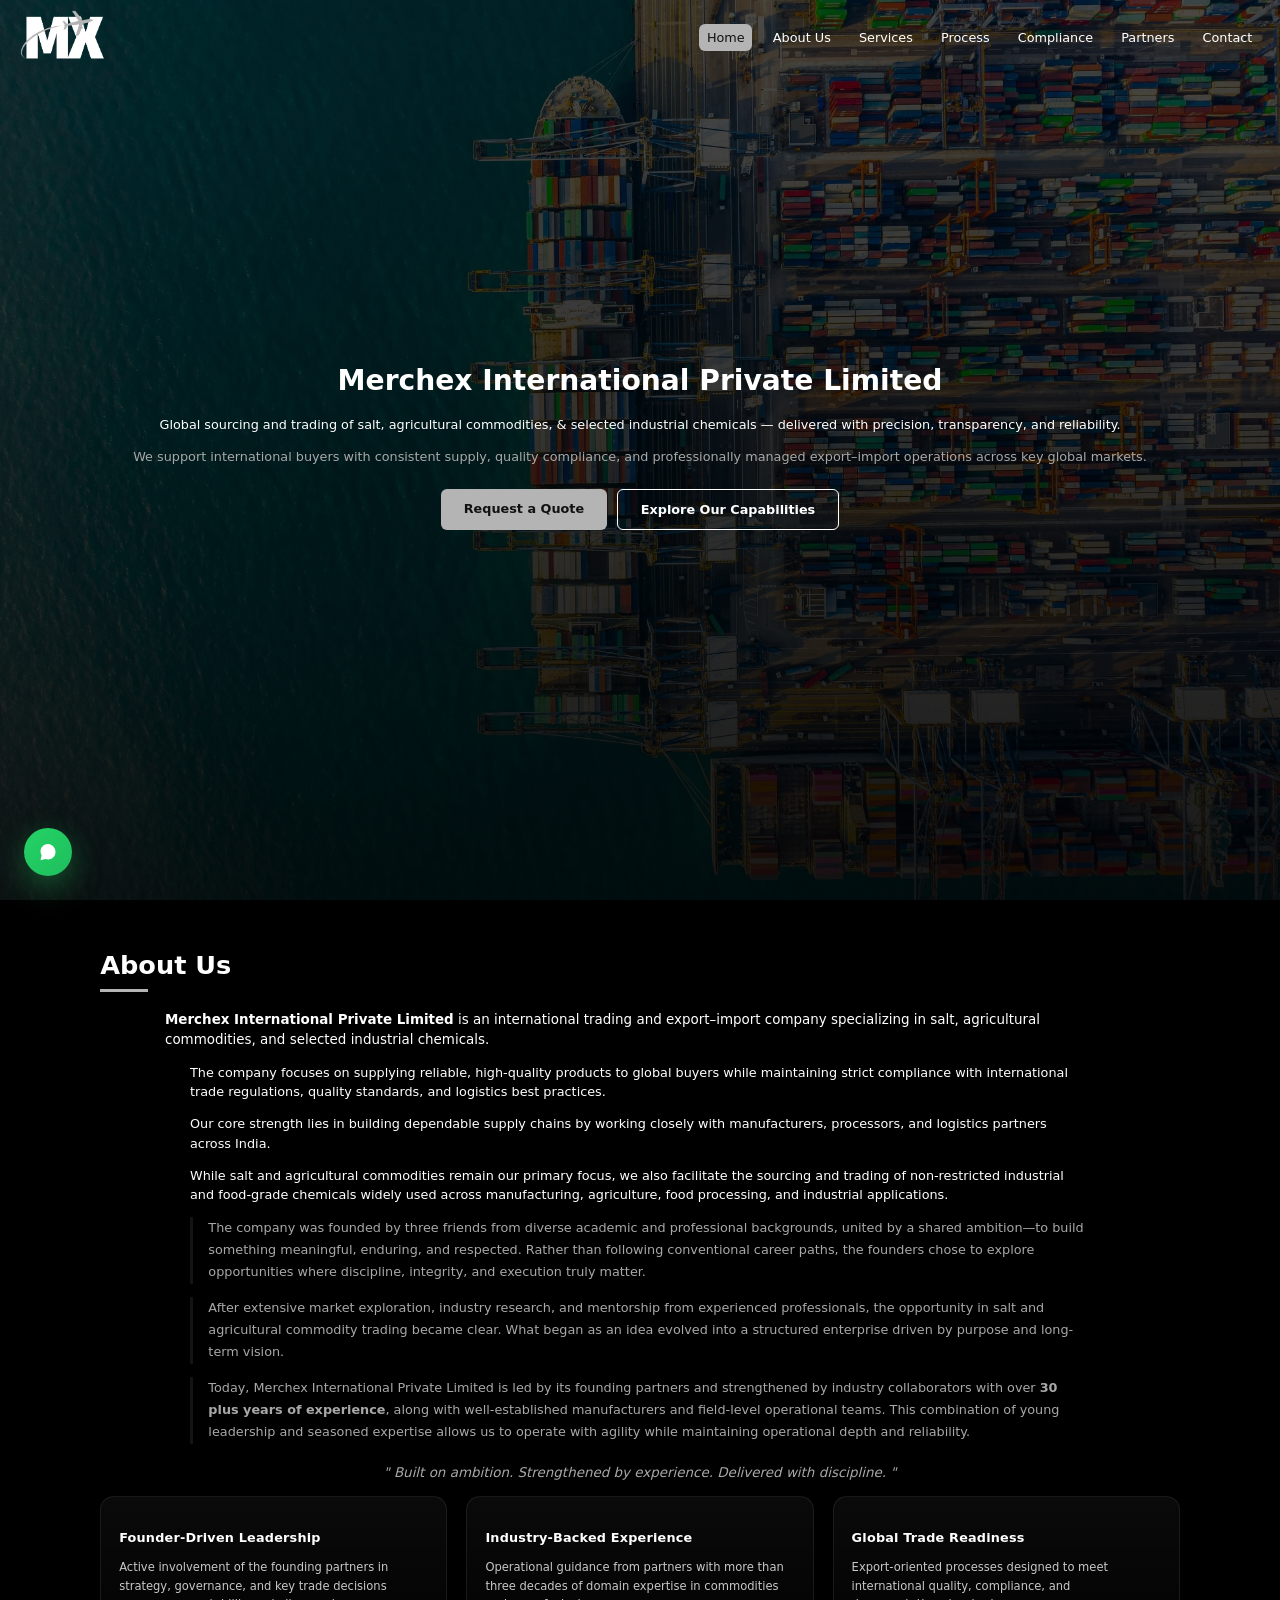
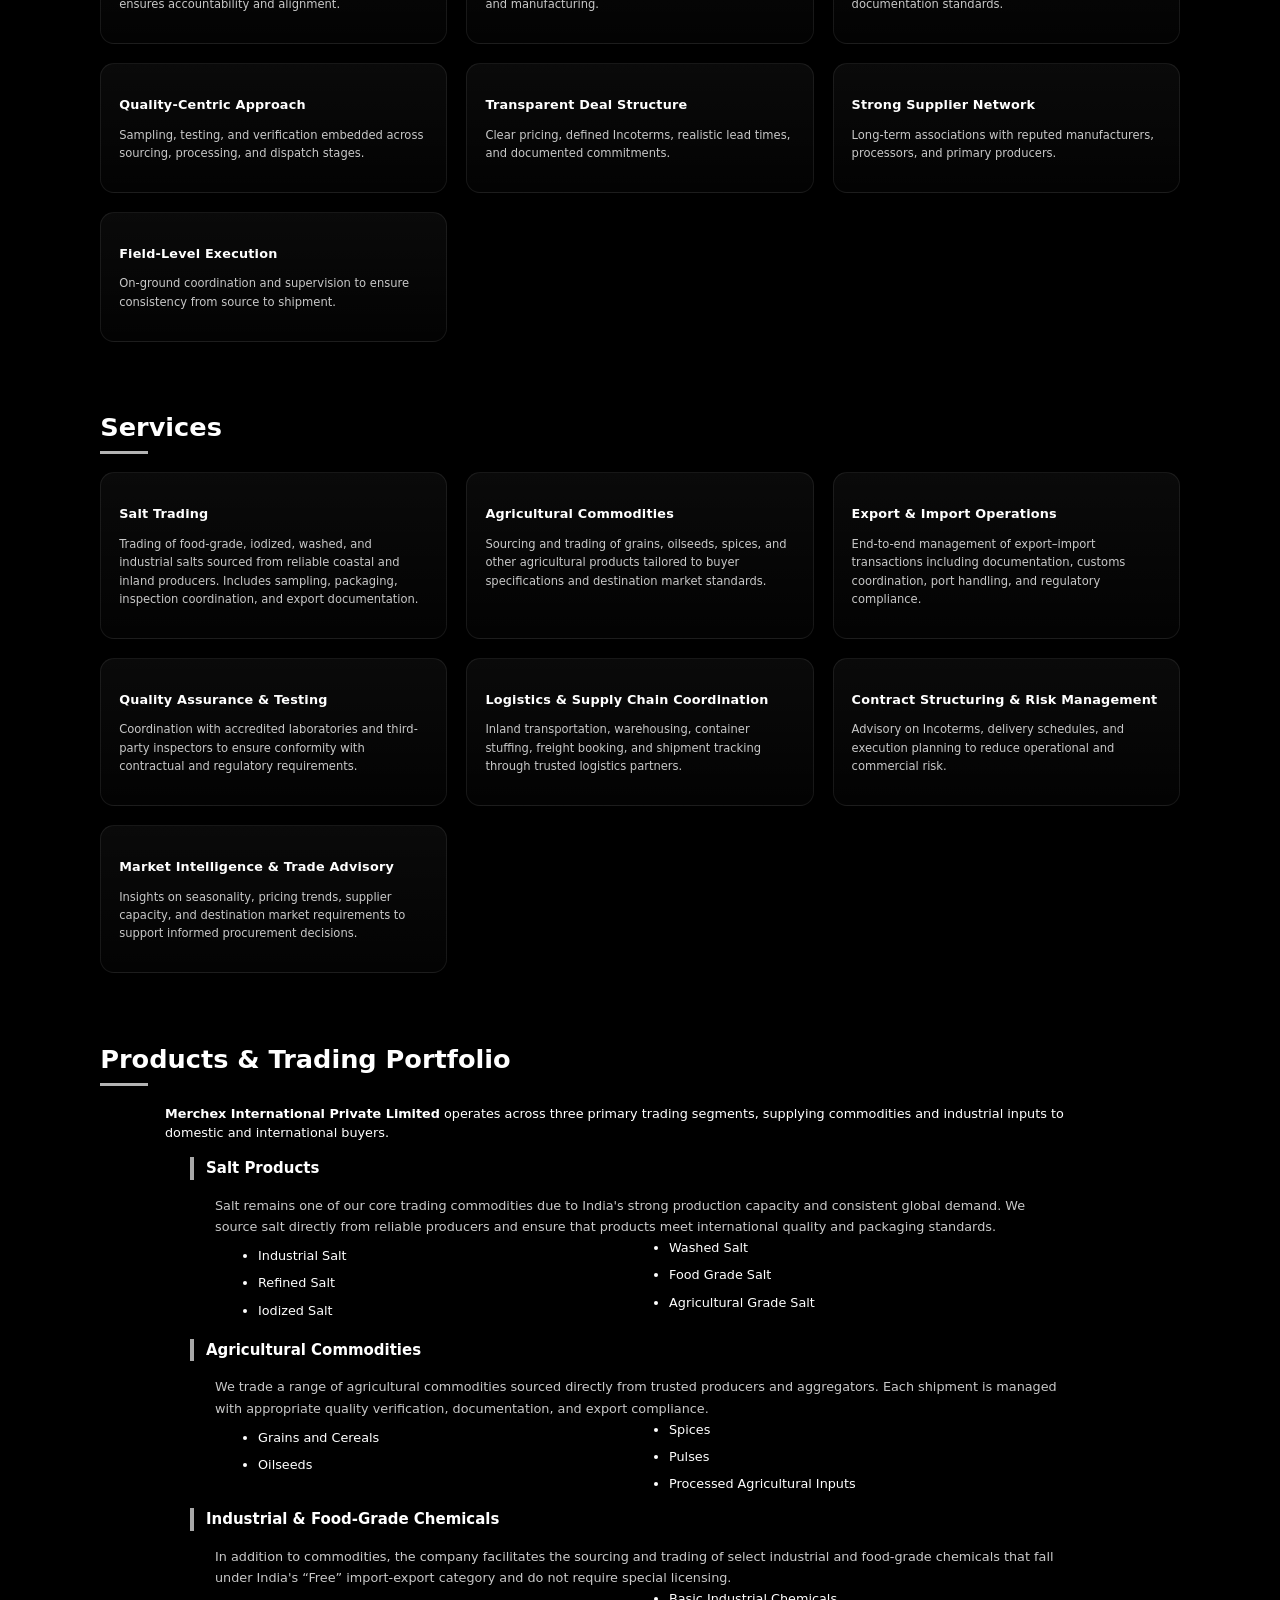
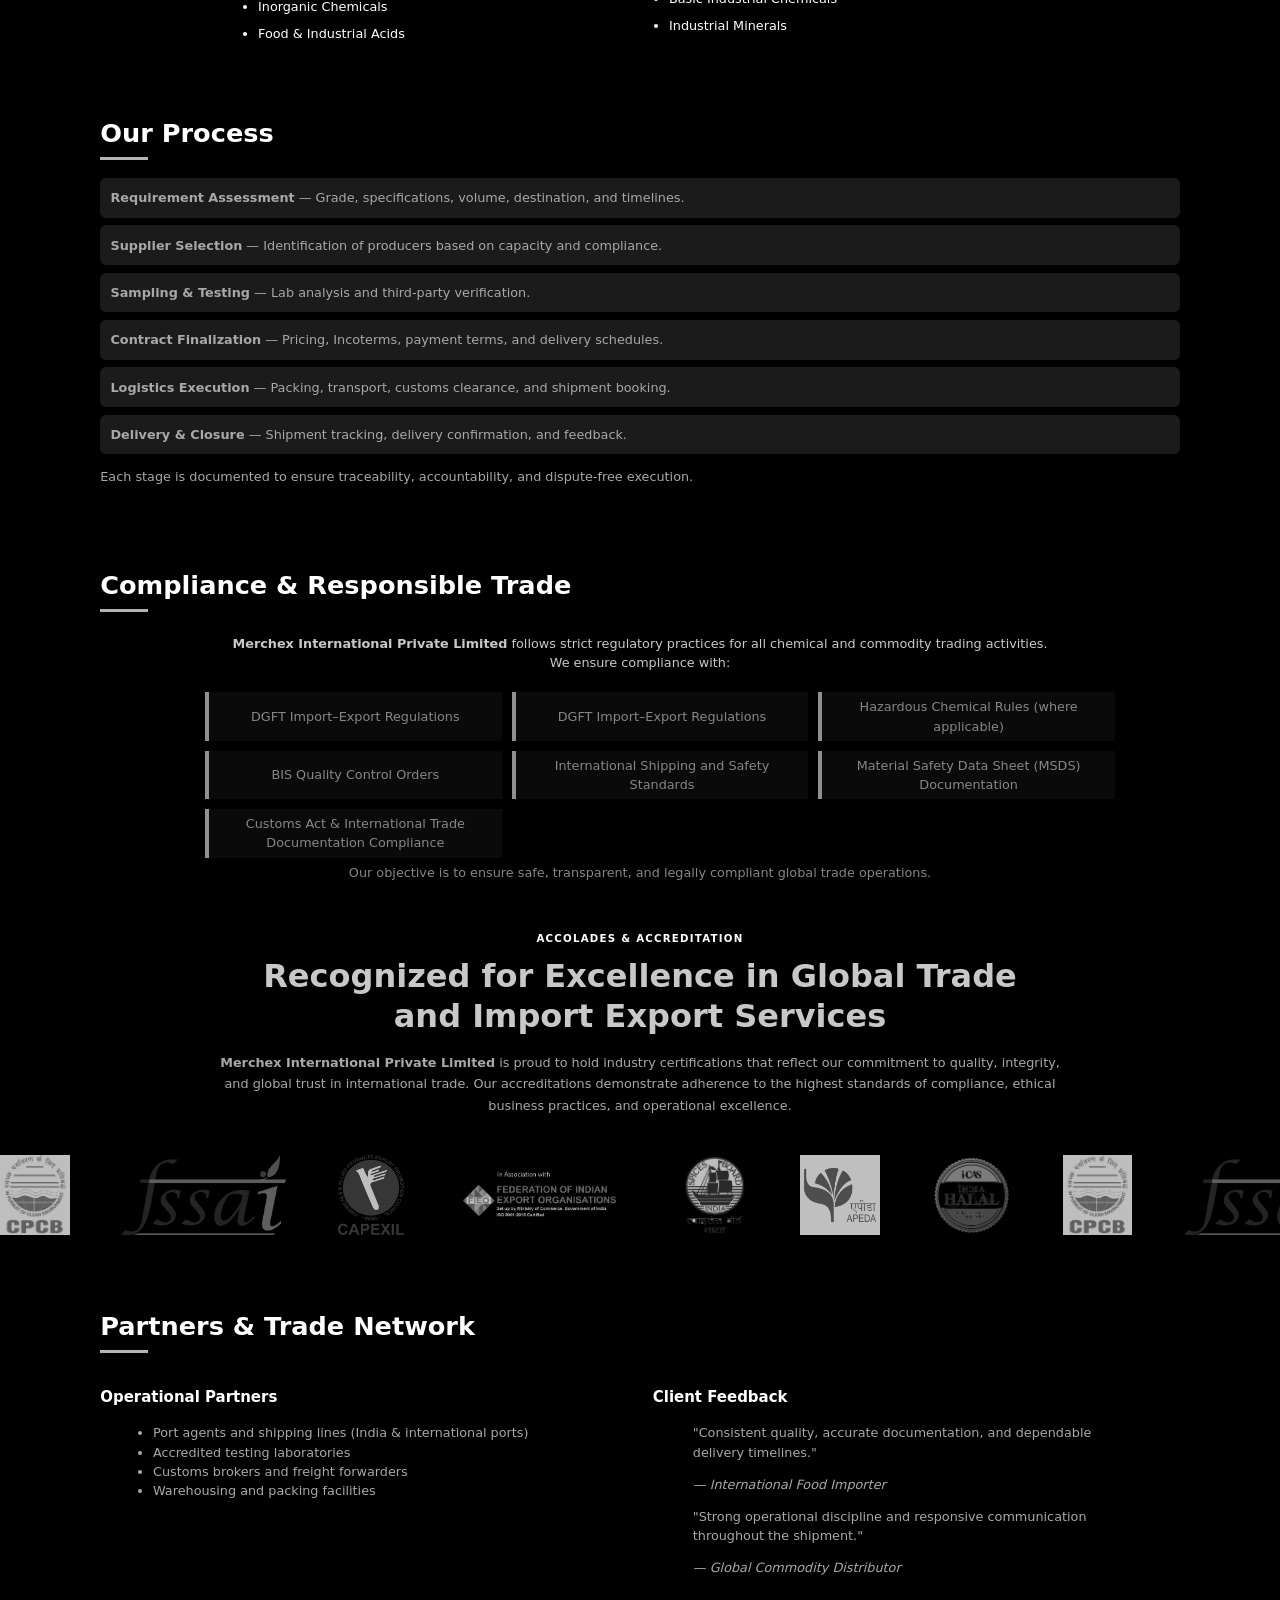
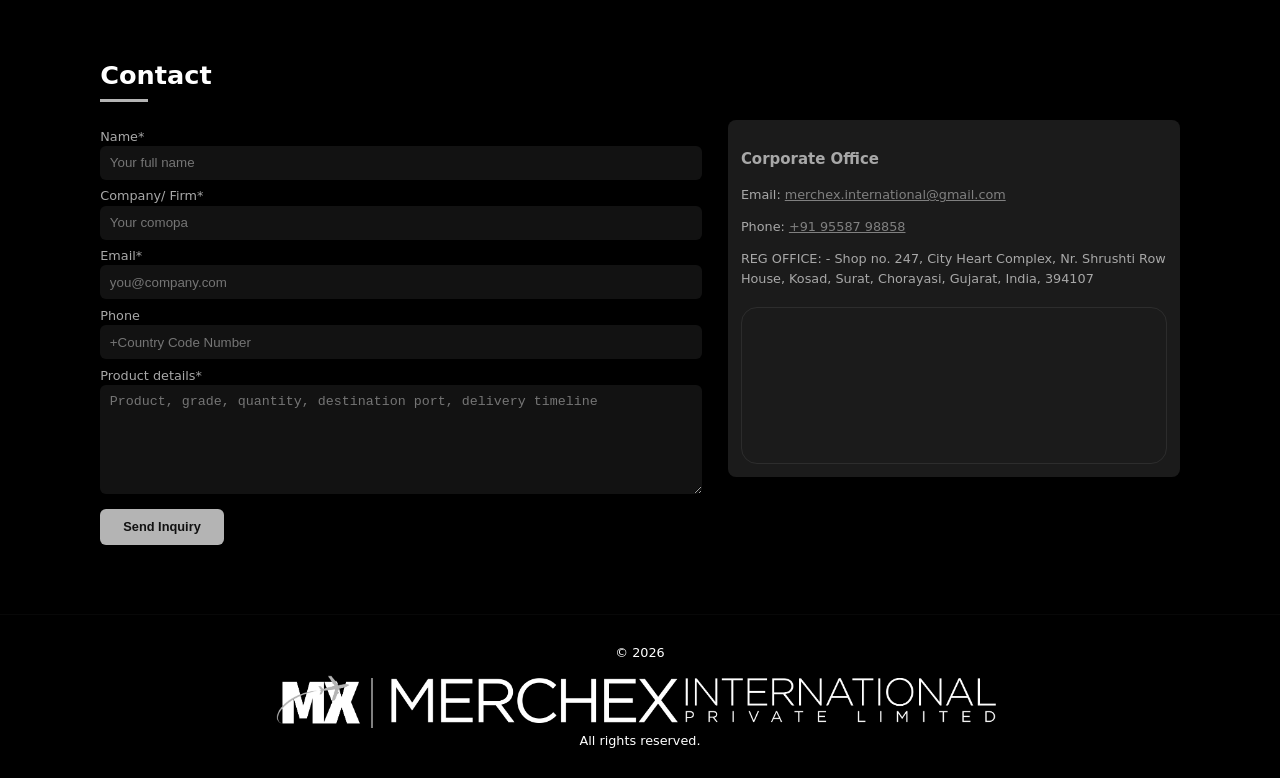
<file: index.html>
<!DOCTYPE html>
<html lang="en">

<head>
  <meta charset="utf-8" />
  <meta name="viewport" content="width=device-width,initial-scale=1" />
  <meta name="description"
    content="Merchex International Private Limited — trusted global trader of salt & agricultural commodities. Quality sourcing, compliance, logistics and export-import solutions." />
  <title>Merchex International Private Limited — Salt & Agricultural Commodities</title>
  <link rel="stylesheet" href="style.css" />
</head>

<body>

  <!-- Preloader -->
  <div id="preloader" class="preloader" aria-hidden="false">
    <div class="preloader-inner">
      <img id="preloader-logo" src="image/placeholder.png" alt="Merchex International Private Limited logo"
        onerror="this.style.display='none'">
      <!-- <div id="preloader-text" class="preloader-text">Merchex International Private Limited</div> -->
    </div>
  </div>

  <!-- Header / Navbar -->
  <header class="site-header">
    <nav class="navbar" role="navigation" aria-label="Main navigation">
      <div class="brand">
        <a href="#home" data-scroll>
          <img src="image/logo.png" alt="Merchex International Private Limited logo" class="logo" id="logo-header"
            onerror="this.style.display='none'">
        </a>
        <span id="firm-name" class="firm-name sr-only">Merchex International Private Limited</span>
      </div>

      <button id="nav-toggle" class="nav-toggle" aria-expanded="false" aria-controls="main-nav"
        aria-label="Toggle navigation">
        ☰
      </button>

      <ul id="main-nav" class="nav-links">
        <li><a href="#home" data-scroll>Home</a></li>
        <li><a href="#about" data-scroll>About Us</a></li>
        <li><a href="#services" data-scroll>Services</a></li>
        <!-- <li><a href="#portfolio" data-scroll>Portfolio</a></li> -->
        <li><a href="#process" data-scroll>Process</a></li>
        <li><a href="#compliance" data-scroll>Compliance</a></li>
        <li><a href="#partners" data-scroll>Partners</a></li>
        <li><a href="#contact" data-scroll>Contact</a></li>
      </ul>
    </nav>
  </header>

  <!-- Main -->
  <main>

    <!-- Home -->
    <section id="home" class="section hero">
      <div class="container hero-inner">
        <h1>Merchex International Private Limited</h1>
        <p class="lead">
          Global sourcing and trading of <span class="accent">salt, agricultural commodities,
            &amp; selected industrial chemicals </span>—
          delivered with precision, transparency, and reliability.
        </p>
        <p class="muted">
          We support international buyers with consistent supply, quality compliance, and
          professionally managed export–import operations across key global markets.
        </p>
        <div class="hero-cta">
          <a class="btn" href="#contact" data-scroll>Request a Quote</a>
          <a class="btn ghost" href="#services" data-scroll>Explore Our Capabilities</a>
        </div>
      </div>
    </section>

    <!-- About -->
    <section id="about" class="section about">
      <div class="container">
        <h2 class="heading">About Us</h2>

        <p class="lead">
          <strong>Merchex International Private Limited</strong> is an international trading and export–import company
          specializing in salt, agricultural commodities, and selected industrial chemicals.
        </p>

        <p class="extraabout">
          The company focuses on supplying reliable, high-quality products to global buyers while maintaining
          strict compliance with international trade regulations, quality standards, and logistics best practices.
        </p>

        <p class="extraabout">
          Our core strength lies in building dependable supply chains by working closely with manufacturers,
          processors, and logistics partners across India.
        </p>

        <p class="extraabout">
          While salt and agricultural commodities remain our primary focus, we also facilitate the sourcing and
          trading of non-restricted industrial and food-grade chemicals widely used across manufacturing,
          agriculture, food processing, and industrial applications.
        </p>

        <p class="story">
          The company was founded by three friends from diverse academic and professional
          backgrounds, united by a shared ambition—to build something meaningful,
          enduring, and respected. Rather than following conventional career paths,
          the founders chose to explore opportunities where discipline, integrity,
          and execution truly matter.
        </p>

        <p class="story">
          After extensive market exploration, industry research, and mentorship from
          experienced professionals, the opportunity in salt and agricultural
          commodity trading became clear. What began as an idea evolved into a
          structured enterprise driven by purpose and long-term vision.
        </p>

        <p class="story">
          Today, Merchex International Private Limited is led by its founding partners and strengthened by
          industry collaborators with over <strong>30 plus years of experience</strong>,
          along with well-established manufacturers and field-level operational teams.
          This combination of young leadership and seasoned expertise allows us to
          operate with agility while maintaining operational depth and reliability.
        </p>

        <p class="muted lead">
          " Built on ambition. Strengthened by experience. Delivered with discipline. "
        </p>

        <div class="grid-3">
          <article class="card">
            <h3>Founder-Driven Leadership</h3>
            <p>
              Active involvement of the founding partners in strategy, governance,
              and key trade decisions ensures accountability and alignment.
            </p>
          </article>

          <article class="card">
            <h3>Industry-Backed Experience</h3>
            <p>
              Operational guidance from partners with more than three decades of
              domain expertise in commodities and manufacturing.
            </p>
          </article>

          <article class="card">
            <h3>Global Trade Readiness</h3>
            <p>
              Export-oriented processes designed to meet international quality,
              compliance, and documentation standards.
            </p>
          </article>

          <article class="card">
            <h3>Quality-Centric Approach</h3>
            <p>
              Sampling, testing, and verification embedded across sourcing,
              processing, and dispatch stages.
            </p>
          </article>

          <article class="card">
            <h3>Transparent Deal Structure</h3>
            <p>
              Clear pricing, defined Incoterms, realistic lead times, and documented
              commitments.
            </p>
          </article>

          <article class="card">
            <h3>Strong Supplier Network</h3>
            <p>
              Long-term associations with reputed manufacturers, processors, and
              primary producers.
            </p>
          </article>

          <article class="card">
            <h3>Field-Level Execution</h3>
            <p>
              On-ground coordination and supervision to ensure consistency from
              source to shipment.
            </p>
          </article>
        </div>
      </div>
    </section>

    <!-- Services -->
    <section id="services" class="section services">
      <div class="container">
        <h2 class="heading">Services</h2>

        <div class="grid-3">
          <div class="card">
            <h3>Salt Trading</h3>
            <p>
              Trading of food-grade, iodized, washed, and industrial salts sourced from
              reliable coastal and inland producers. Includes sampling, packaging,
              inspection coordination, and export documentation.
            </p>
          </div>

          <div class="card">
            <h3>Agricultural Commodities</h3>
            <p>
              Sourcing and trading of grains, oilseeds, spices, and other agricultural
              products tailored to buyer specifications and destination market standards.
            </p>
          </div>

          <div class="card">
            <h3>Export & Import Operations</h3>
            <p>
              End-to-end management of export–import transactions including documentation,
              customs coordination, port handling, and regulatory compliance.
            </p>
          </div>

          <div class="card">
            <h3>Quality Assurance & Testing</h3>
            <p>
              Coordination with accredited laboratories and third-party inspectors to
              ensure conformity with contractual and regulatory requirements.
            </p>
          </div>

          <div class="card">
            <h3>Logistics & Supply Chain Coordination</h3>
            <p>
              Inland transportation, warehousing, container stuffing, freight booking,
              and shipment tracking through trusted logistics partners.
            </p>
          </div>

          <div class="card">
            <h3>Contract Structuring & Risk Management</h3>
            <p>
              Advisory on Incoterms, delivery schedules, and execution planning to
              reduce operational and commercial risk.
            </p>
          </div>

          <div class="card">
            <h3>Market Intelligence & Trade Advisory</h3>
            <p>
              Insights on seasonality, pricing trends, supplier capacity, and destination
              market requirements to support informed procurement decisions.
            </p>
          </div>
        </div>
      </div>
    </section>

    <!-- Products & Trading Portfolio -->
    <section id="portfolio" class="section portfolio">
      <div class="container">

        <h2 class="heading">Products & Trading Portfolio</h2>

        <p class="lead">
          <strong>Merchex International Private Limited</strong> operates across three primary trading segments,
          supplying commodities and industrial inputs to domestic and
          international buyers.
        </p>

        <!-- SALT -->
        <div class="portfolio-block">
          <h3>Salt Products</h3>

          <p>
            Salt remains one of our core trading commodities due to India's strong
            production capacity and consistent global demand. We source salt
            directly from reliable producers and ensure that products meet
            international quality and packaging standards.
          </p>

          <ul class="portfolio-list">
            <li>Industrial Salt</li>
            <li>Refined Salt</li>
            <li>Iodized Salt</li>
            <li>Washed Salt</li>
            <li>Food Grade Salt</li>
            <li>Agricultural Grade Salt</li>
          </ul>
        </div>


        <!-- AGRICULTURE -->
        <div class="portfolio-block">
          <h3>Agricultural Commodities</h3>

          <p>
            We trade a range of agricultural commodities sourced directly from
            trusted producers and aggregators. Each shipment is managed with
            appropriate quality verification, documentation, and export compliance.
          </p>

          <ul class="portfolio-list">
            <li>Grains and Cereals</li>
            <li>Oilseeds</li>
            <li>Spices</li>
            <li>Pulses</li>
            <li>Processed Agricultural Inputs</li>
          </ul>
        </div>


        <!-- CHEMICALS -->
        <div class="portfolio-block">
          <h3>Industrial & Food-Grade Chemicals</h3>

          <p>
            In addition to commodities, the company facilitates the sourcing and
            trading of select industrial and food-grade chemicals that fall under
            India's “Free” import-export category and do not require special
            licensing.
          </p>

          <!-- <div class="chemical-grid"> -->

          <ul class="portfolio-list">
            <li>Inorganic Chemicals</li>
            <li>Food & Industrial Acids</li>
            <li>Basic Industrial Chemicals</li>
            <li>Industrial Minerals</li>
          </ul>

        </div>

      </div>
    </section>

    <!-- Process -->
    <section id="process" class="section process">
      <div class="container">
        <h2 class="heading">Our Process</h2>

        <ol class="process-steps">
          <li><strong>Requirement Assessment</strong> — Grade, specifications, volume, destination, and timelines.</li>
          <li><strong>Supplier Selection</strong> — Identification of producers based on capacity and compliance.</li>
          <li><strong>Sampling & Testing</strong> — Lab analysis and third-party verification.</li>
          <li><strong>Contract Finalization</strong> — Pricing, Incoterms, payment terms, and delivery schedules.</li>
          <li><strong>Logistics Execution</strong> — Packing, transport, customs clearance, and shipment booking.</li>
          <li><strong>Delivery & Closure</strong> — Shipment tracking, delivery confirmation, and feedback.</li>
        </ol>

        <p class="muted">
          Each stage is documented to ensure traceability, accountability, and dispute-free execution.
        </p>
      </div>
    </section>

    <!-- Compliance -->
    <section id="compliance" class="section compliance">
      <div class="container">

        <h2 class="heading">Compliance & Responsible Trade</h2>

        <p>
          <strong>Merchex International Private Limited</strong> follows strict regulatory practices for all chemical
          and commodity trading activities.
        </p>

        <p>We ensure compliance with:</p>

        <ul class="muted">
          <li>DGFT Import–Export Regulations</li>
          <li>DGFT Import–Export Regulations</li>
          <li>Hazardous Chemical Rules (where applicable)</li>
          <li>BIS Quality Control Orders</li>
          <li>International Shipping and Safety Standards</li>
          <li>Material Safety Data Sheet (MSDS) Documentation</li>
          <li>Customs Act & International Trade Documentation Compliance</li>
        </ul>

        <p class="muted">
          Our objective is to ensure safe, transparent, and legally compliant
          global trade operations.
        </p>

      </div>
    </section>

    <!-- Accolades & Accreditation -->
    <section class="accolades">
      <div class="container">
        <span class="eyebrow">Accolades & Accreditation</span>

        <h2 class="title">
          Recognized for Excellence in Global Trade<br>
          and Import Export Services
        </h2>

        <p class="description">
          <strong>Merchex International Private Limited</strong> is proud to hold industry certifications that reflect
          our
          commitment to quality, integrity, and global trust in international trade.
          Our accreditations demonstrate adherence to the highest standards of
          compliance, ethical business practices, and operational excellence.
        </p>
      </div>

      <!-- Logo Marquee -->
      <div class="logo-marquee">
        <div class="marquee-track">
          <!-- First set -->
          <img src="image/cpcb.png" alt="CPCB">
          <img src="image/fssai.png" alt="FSSAI">
          <img src="image/capexil.png" alt="CAPEXIL">
          <img src="image/fieo.png" alt="FIEO">
          <img src="image/spices-board.png" alt="Spices Board India">
          <img src="image/apeda.png" alt="APEDA">
          <img src="image/halal.png" alt="Halal India">

          <!-- Duplicate set for infinite loop -->
          <img src="image/cpcb.png" alt="CPCB">
          <img src="image/fssai.png" alt="FSSAI">
          <img src="image/capexil.png" alt="CAPEXIL">
          <img src="image/fieo.png" alt="FIEO">
          <img src="image/spices-board.png" alt="Spices Board India">
          <img src="image/apeda.png" alt="APEDA">
          <img src="image/halal.png" alt="Halal India">
        </div>
      </div>
    </section>

    <!-- Partners -->
    <section id="partners" class="section partners">
      <div class="container">
        <h2 class="heading">Partners & Trade Network</h2>

        <div class="grid-2">
          <div>
            <h3>Operational Partners</h3>
            <ul class="muted">
              <li>Port agents and shipping lines (India & international ports)</li>
              <li>Accredited testing laboratories</li>
              <li>Customs brokers and freight forwarders</li>
              <li>Warehousing and packing facilities</li>
            </ul>
          </div>

          <div>
            <h3>Client Feedback</h3>
            <blockquote class="muted">
              <p>
                "Consistent quality, accurate documentation, and dependable delivery timelines."
              </p>
              <cite>— International Food Importer</cite>
            </blockquote>
            <blockquote class="muted">
              <p>
                "Strong operational discipline and responsive communication throughout the shipment."
              </p>
              <cite>— Global Commodity Distributor</cite>
            </blockquote>
          </div>
        </div>
      </div>
    </section>

    <!-- Contact -->
    <section id="contact" class="section contact-section">
      <div class="container">
        <h2 class="heading">Contact</h2>

        <div class="contact-grid">
          <form id="contactForm" class="form" aria-label="Contact form">
            <label for="name">Name*</label>
            <input id="name" name="name" type="text" required placeholder="Your full name" />

            <label for="company">Company/ Firm*</label>
            <input id="company" name="name" type="text" required placeholder="Your comopa " />

            <label for="email">Email*</label>
            <input id="email" name="email" type="email" required placeholder="you@company.com" />

            <label for="phone">Phone</label>
            <input id="phone" name="phone" type="tel" placeholder="+Country Code Number" />

            <label for="message">Product details*</label>
            <textarea id="message" name="message" rows="6" required
              placeholder="Product, grade, quantity, destination port, delivery timeline"></textarea>

            <button type="submit" class="btn">Send Inquiry</button>
            <p id="form-status" class="form-status" aria-live="polite"></p>
          </form>

          <aside class="contact-info">
            <h3>Corporate Office</h3>
            <p>Email: <a href="mailto:merchex.international@gmail.com">merchex.international@gmail.com</a></p>
            <p>Phone: <a href="tel:91 95587 98858">+91 95587 98858</a></p>
            <p class="muted">
              REG OFFICE: - Shop no. 247, City Heart Complex, Nr. Shrushti Row House, Kosad, Surat,
                Chorayasi, Gujarat, India, 394107
            </p>

            <div class="map-wrapper">
              <iframe
                src="https://www.google.com/maps/embed?pb=!1m18!1m12!1m3!1d692.6682252369142!2d72.84604898064352!3d21.262057048034613!2m3!1f0!2f0!3f0!3m2!1i1024!2i768!4f13.1!3m3!1m2!1s0x3be049526414a4d9%3A0xac542e22369ca50b!2sCity%20Heart%20Commercial!5e0!3m2!1sen!2sin!4v1771260031840!5m2!1sen!2sin"
                width=auto height="auto" style="border:0;" allowfullscreen="" loading="lazy"
                referrerpolicy="no-referrer-when-downgrade"></iframe>
            </div>

          </aside>
        </div>
      </div>
    </section>

    <!-- WhatsApp Floating Button -->
    <a href="https://wa.me/919316398858?text=Hello!!,%20I%20would%20like%20to%20inquire." class="whatsapp-float"
      target="_blank" aria-label="Chat on WhatsApp">
      <span class="whatsapp-icon">
        <svg viewBox="0 0 32 32" aria-hidden="true">
          <path fill="currentColor"
            d="M19.11 17.2c-.3-.15-1.76-.87-2.03-.97-.27-.1-.47-.15-.67.15-.2.3-.77.97-.95 1.17-.17.2-.35.22-.65.07-.3-.15-1.27-.47-2.42-1.5-.9-.8-1.5-1.78-1.68-2.08-.17-.3-.02-.47.13-.62.13-.13.3-.35.45-.52.15-.17.2-.3.3-.5.1-.2.05-.37-.02-.52-.07-.15-.67-1.62-.92-2.22-.24-.58-.48-.5-.67-.5h-.57c-.2 0-.52.07-.8.37-.27.3-1.05 1.02-1.05 2.5s1.08 2.9 1.23 3.1c.15.2 2.12 3.23 5.15 4.53.72.3 1.28.48 1.72.62.72.23 1.37.2 1.88.12.57-.08 1.76-.72 2.01-1.42.25-.7.25-1.3.17-1.42-.08-.12-.27-.2-.57-.35zM16.04 3C9.42 3 4.04 8.38 4.04 15c0 2.32.67 4.49 1.82 6.33L4 29l7.86-1.82a11.93 11.93 0 004.18.75c6.62 0 12-5.38 12-12S22.66 3 16.04 3z" />
        </svg>
      </span>

      <span class="whatsapp-text">How can I help you?</span>
    </a>


  </main>

  <!-- Footer -->
  <footer class="site-footer">
    <div class="container footer-inner">
      <p>
        &copy; <span id="year"></span>
      <div style="display:flex; align-items:center; justify-content: center;">
        <div><img src="image/logo.png" alt="Merchex International Private Limited logo" class="footer-logo1"
            id="logo-header" onerror="this.style.display='none'"></div>
        <div style="border-left:2px solid gray; height:50px; margin:0 10px;"></div>
        <div><img src="image/placeholder.png" alt="Merchex International Private Limited logo" class="footer-logo2"
            id="logo-header" onerror="this.style.display='none'"></div>
      </div>
      All rights reserved.
      </p>
    </div>
  </footer>

  <button class="scroll-to-top" id="backToTop" aria-label="Back to top">↑</button>

  <script src="script.js"></script>
</body>

</html>
</file>
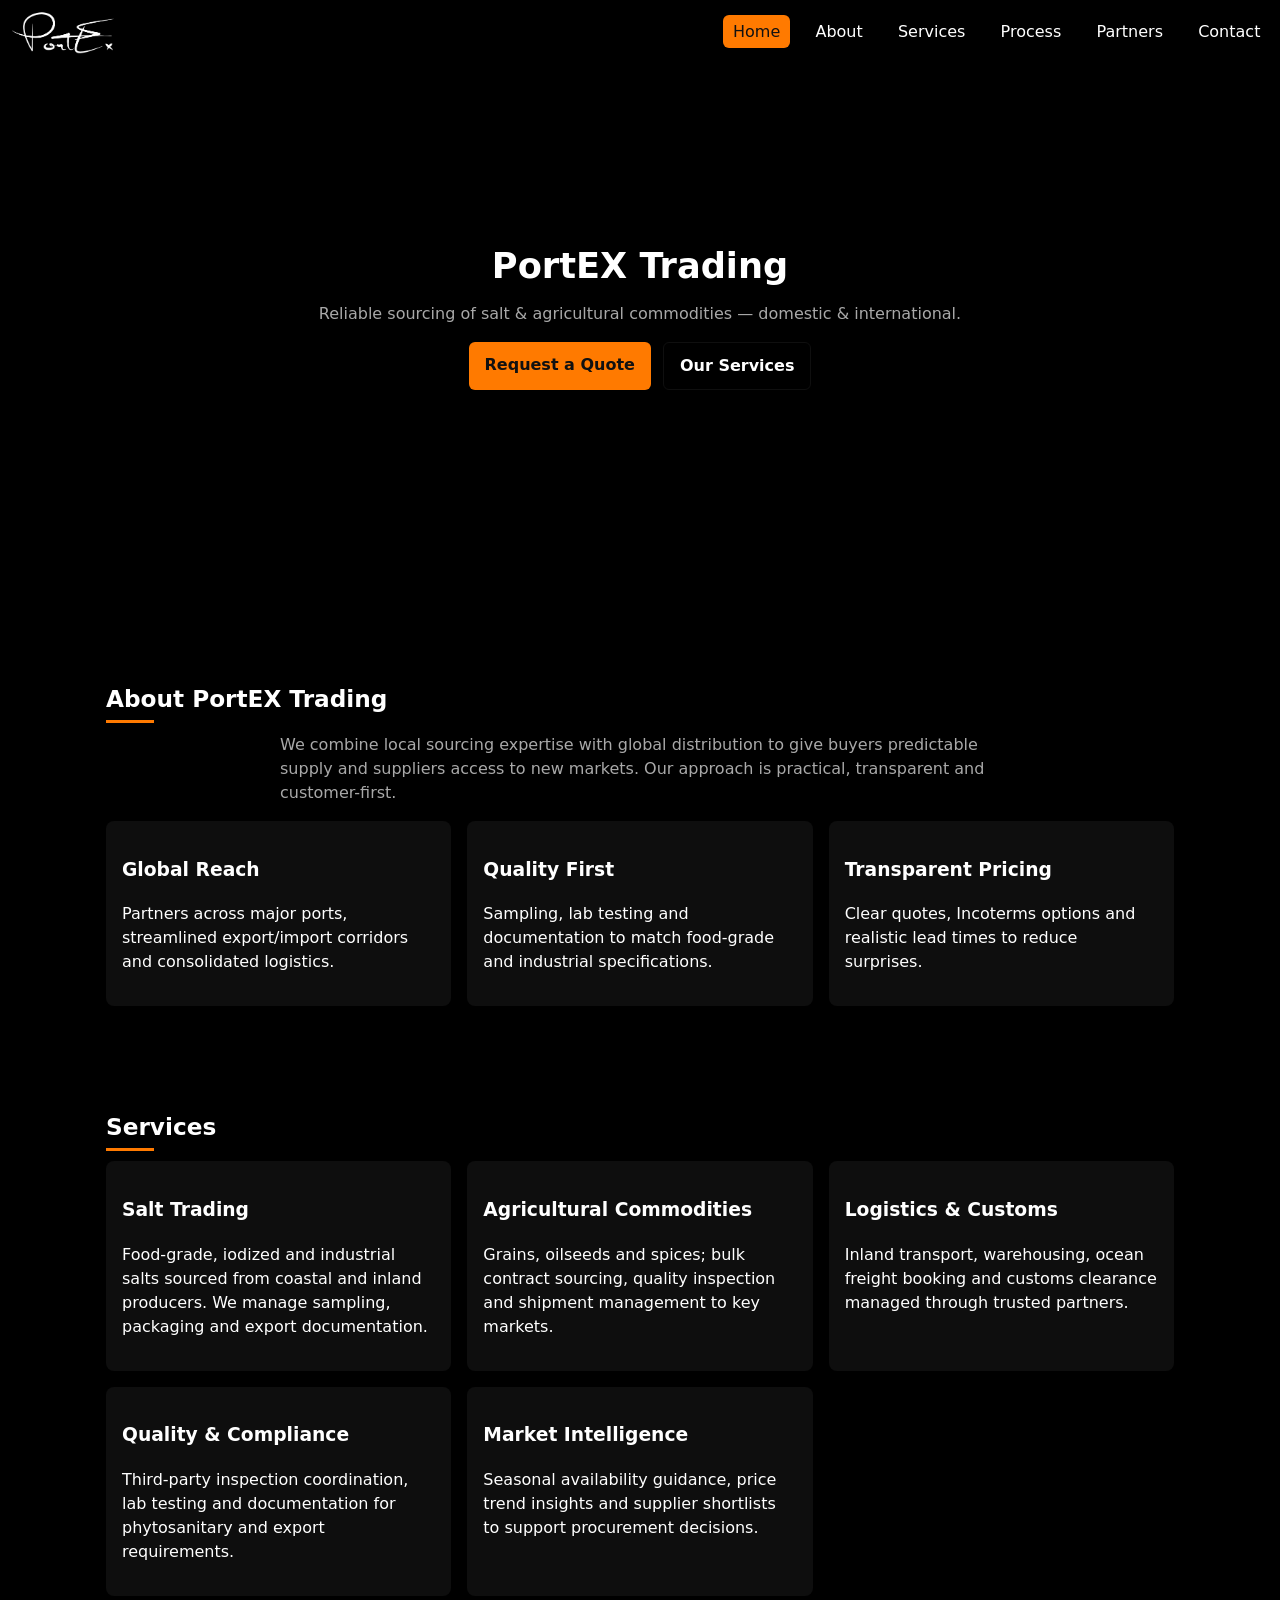
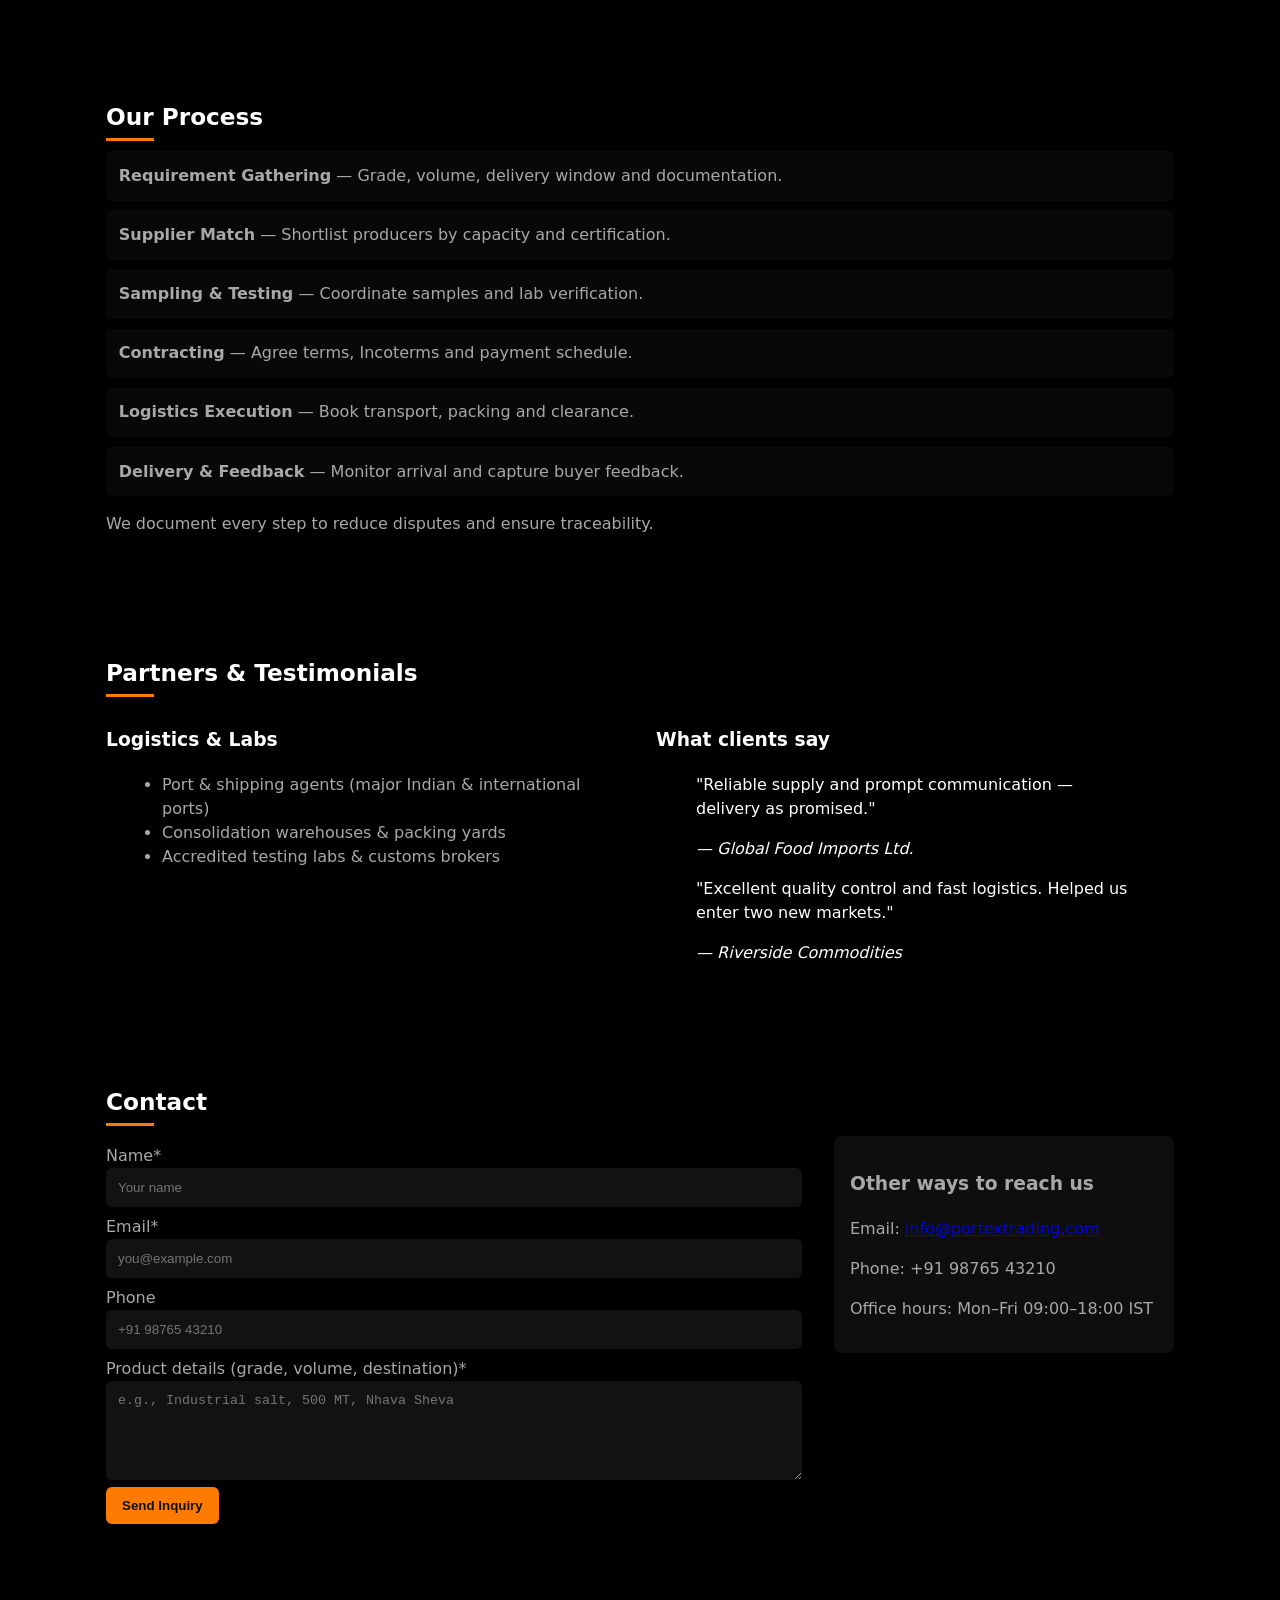
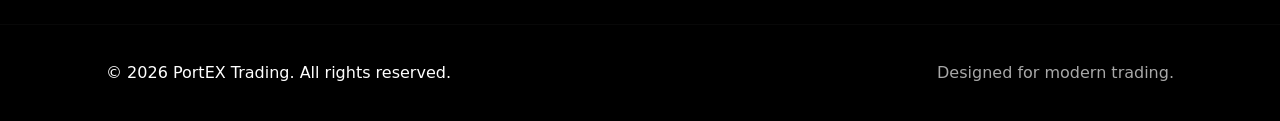
<file: priveus page/v2/index.html>
<!DOCTYPE html>
<html lang="en">

<head>
  <meta charset="utf-8" />
  <meta name="viewport" content="width=device-width,initial-scale=1" />
  <meta name="description"
    content="PortEX Trading — trusted trader of salt & agricultural commodities. Global sourcing, logistics and export solutions." />
  <title>PortEX Trading — Salt & Agricultural Commodities</title> <!-- Stylesheet -->
  <link rel="stylesheet" href="style.css" />
</head>

<body> <!-- Preloader -->
  <div id="preloader" class="preloader" aria-hidden="false">
    <div class="preloader-inner"> <img id="preloader-logo" src="Logo.png" alt="PortEX Trading logo"
        onerror="this.style.display='none'">
      <div id="preloader-text" class="preloader-text">PortEX Trading</div>
    </div>
  </div>
   <!-- Header / Navbar -->
  <header class="site-header">
    <nav class="navbar" role="navigation" aria-label="Main navigation">
      <div class="brand"> <img src="Logo.png" alt="PortEX Trading logo" class="logo" id="logo-header"
          onerror="this.style.display='none'"> <span id="firm-name" class="firm-name sr-only">PortEX Trading</span>
        <button id="nav-toggle" class="nav-toggle" aria-expanded="false" aria-controls="main-nav"
          aria-label="Toggle navigation" > ☰ </button> </div>
      <ul id="main-nav" class="nav-links">
        <li><a href="#home" data-scroll>Home</a></li>
        <li><a href="#about" data-scroll>About</a></li>
        <li><a href="#services" data-scroll>Services</a></li>
        <li><a href="#process" data-scroll>Process</a></li>
        <li><a href="#partners" data-scroll>Partners</a></li>
        <li><a href="#contact" data-scroll>Contact</a></li>
      </ul>
    </nav>
  </header> <!-- Main single-page sections -->
  <main> <!-- Home -->
    <section id="home" class="section hero">
      <div class="container hero-inner">
        <h1><span id="firm-name-hero"></span></h1>
        <p class="lead">Reliable sourcing of <span class="accent">salt</span> &amp; agricultural commodities — domestic
          &amp; international.</p>
        <div class="hero-cta"> <a class="btn" href="#contact" data-scroll>Request a Quote</a> <a class="btn ghost"
            href="#services" data-scroll>Our Services</a> </div>
      </div>
    </section> <!-- About -->
    <section id="about" class="section about">
      <div class="container">
        <h2 class="heading">About <span id="firm-name-about"></span></h2>
        <p class="lead">We combine local sourcing expertise with global distribution to give buyers predictable supply
          and suppliers access to new markets. Our approach is practical, transparent and customer-first.</p>
        <div class="grid-3">
          <article class="card">
            <h3>Global Reach</h3>
            <p>Partners across major ports, streamlined export/import corridors and consolidated logistics.</p>
          </article>
          <article class="card">
            <h3>Quality First</h3>
            <p>Sampling, lab testing and documentation to match food-grade and industrial specifications.</p>
          </article>
          <article class="card">
            <h3>Transparent Pricing</h3>
            <p>Clear quotes, Incoterms options and realistic lead times to reduce surprises.</p>
          </article>
        </div>
      </div>
    </section> <!-- Services -->
    <section id="services" class="section services">
      <div class="container">
        <h2 class="heading">Services</h2>
        <div class="service-list">
          <div class="service">
            <h3>Salt Trading</h3>
            <p>Food-grade, iodized and industrial salts sourced from coastal and inland producers. We manage sampling,
              packaging and export documentation.</p>
          </div>
          <div class="service">
            <h3>Agricultural Commodities</h3>
            <p>Grains, oilseeds and spices; bulk contract sourcing, quality inspection and shipment management to key
              markets.</p>
          </div>
          <div class="service">
            <h3>Logistics & Customs</h3>
            <p>Inland transport, warehousing, ocean freight booking and customs clearance managed through trusted
              partners.</p>
          </div>
          <div class="service">
            <h3>Quality & Compliance</h3>
            <p>Third-party inspection coordination, lab testing and documentation for phytosanitary and export
              requirements.</p>
          </div>
          <div class="service">
            <h3>Market Intelligence</h3>
            <p>Seasonal availability guidance, price trend insights and supplier shortlists to support procurement
              decisions.</p>
          </div>
        </div>
      </div>
    </section> <!-- Process -->
    <section id="process" class="section process">
      <div class="container">
        <h2 class="heading">Our Process</h2>
        <ol class="process-steps">
          <li><strong>Requirement Gathering</strong> — Grade, volume, delivery window and documentation.</li>
          <li><strong>Supplier Match</strong> — Shortlist producers by capacity and certification.</li>
          <li><strong>Sampling & Testing</strong> — Coordinate samples and lab verification.</li>
          <li><strong>Contracting</strong> — Agree terms, Incoterms and payment schedule.</li>
          <li><strong>Logistics Execution</strong> — Book transport, packing and clearance.</li>
          <li><strong>Delivery & Feedback</strong> — Monitor arrival and capture buyer feedback.</li>
        </ol>
        <p class="muted">We document every step to reduce disputes and ensure traceability.</p>
      </div>
    </section> <!-- Partners -->
    <section id="partners" class="section partners">
      <div class="container">
        <h2 class="heading">Partners & Testimonials</h2>
        <div class="grid-2">
          <div>
            <h3>Logistics & Labs</h3>
            <ul class="muted">
              <li>Port & shipping agents (major Indian & international ports)</li>
              <li>Consolidation warehouses & packing yards</li>
              <li>Accredited testing labs & customs brokers</li>
            </ul>
          </div>
          <div>
            <h3>What clients say</h3>
            <blockquote>
              <p>"Reliable supply and prompt communication — delivery as promised."</p> <cite>— Global Food Imports
                Ltd.</cite>
            </blockquote>
            <blockquote>
              <p>"Excellent quality control and fast logistics. Helped us enter two new markets."</p> <cite>— Riverside
                Commodities</cite>
            </blockquote>
          </div>
        </div>
      </div>
    </section> <!-- Contact -->
    <section id="contact" class="section contact-section">
      <div class="container">
        <h2 class="heading">Contact</h2>
        <div class="contact-grid">
          <form id="contactForm" class="form" aria-label="Contact form"> <label for="name">Name*</label> <input
              id="name" name="name" type="text" required placeholder="Your name" /> <label for="email">Email*</label>
            <input id="email" name="email" type="email" required placeholder="you@example.com" /> <label
              for="phone">Phone</label> <input id="phone" name="phone" type="tel" placeholder="+91 98765 43210" />
            <label for="message">Product details (grade, volume, destination)*</label> <textarea id="message"
              name="message" rows="5" required placeholder="e.g., Industrial salt, 500 MT, Nhava Sheva"></textarea>
            <button type="submit" class="btn">Send Inquiry</button>
            <p id="form-status" class="form-status" aria-live="polite"></p>
          </form>
          <aside class="contact-info">
            <h3>Other ways to reach us</h3>
            <p>Email: <a href="mailto:info@portextrading.com">info@portextrading.com</a></p>
            <p>Phone: +91 98765 43210</p>
            <p>Office hours: Mon–Fri 09:00–18:00 IST</p>
          </aside>
        </div>
      </div>
    </section>
  </main> <!-- Footer -->
  <footer class="site-footer">
    <div class="container footer-inner">
      <p>&copy; <span id="year"></span> <span id="firm-name-footer"></span>. All rights reserved.</p>
      <p class="small">Designed for modern trading.</p>
    </div>
  </footer> <!-- Scroll to top button --> <button class="scroll-to-top" id="backToTop"
    aria-label="Back to top">&uarr;</button> <!-- Script -->
  <script src="script.js"></script>
</body>

</html>
</file>
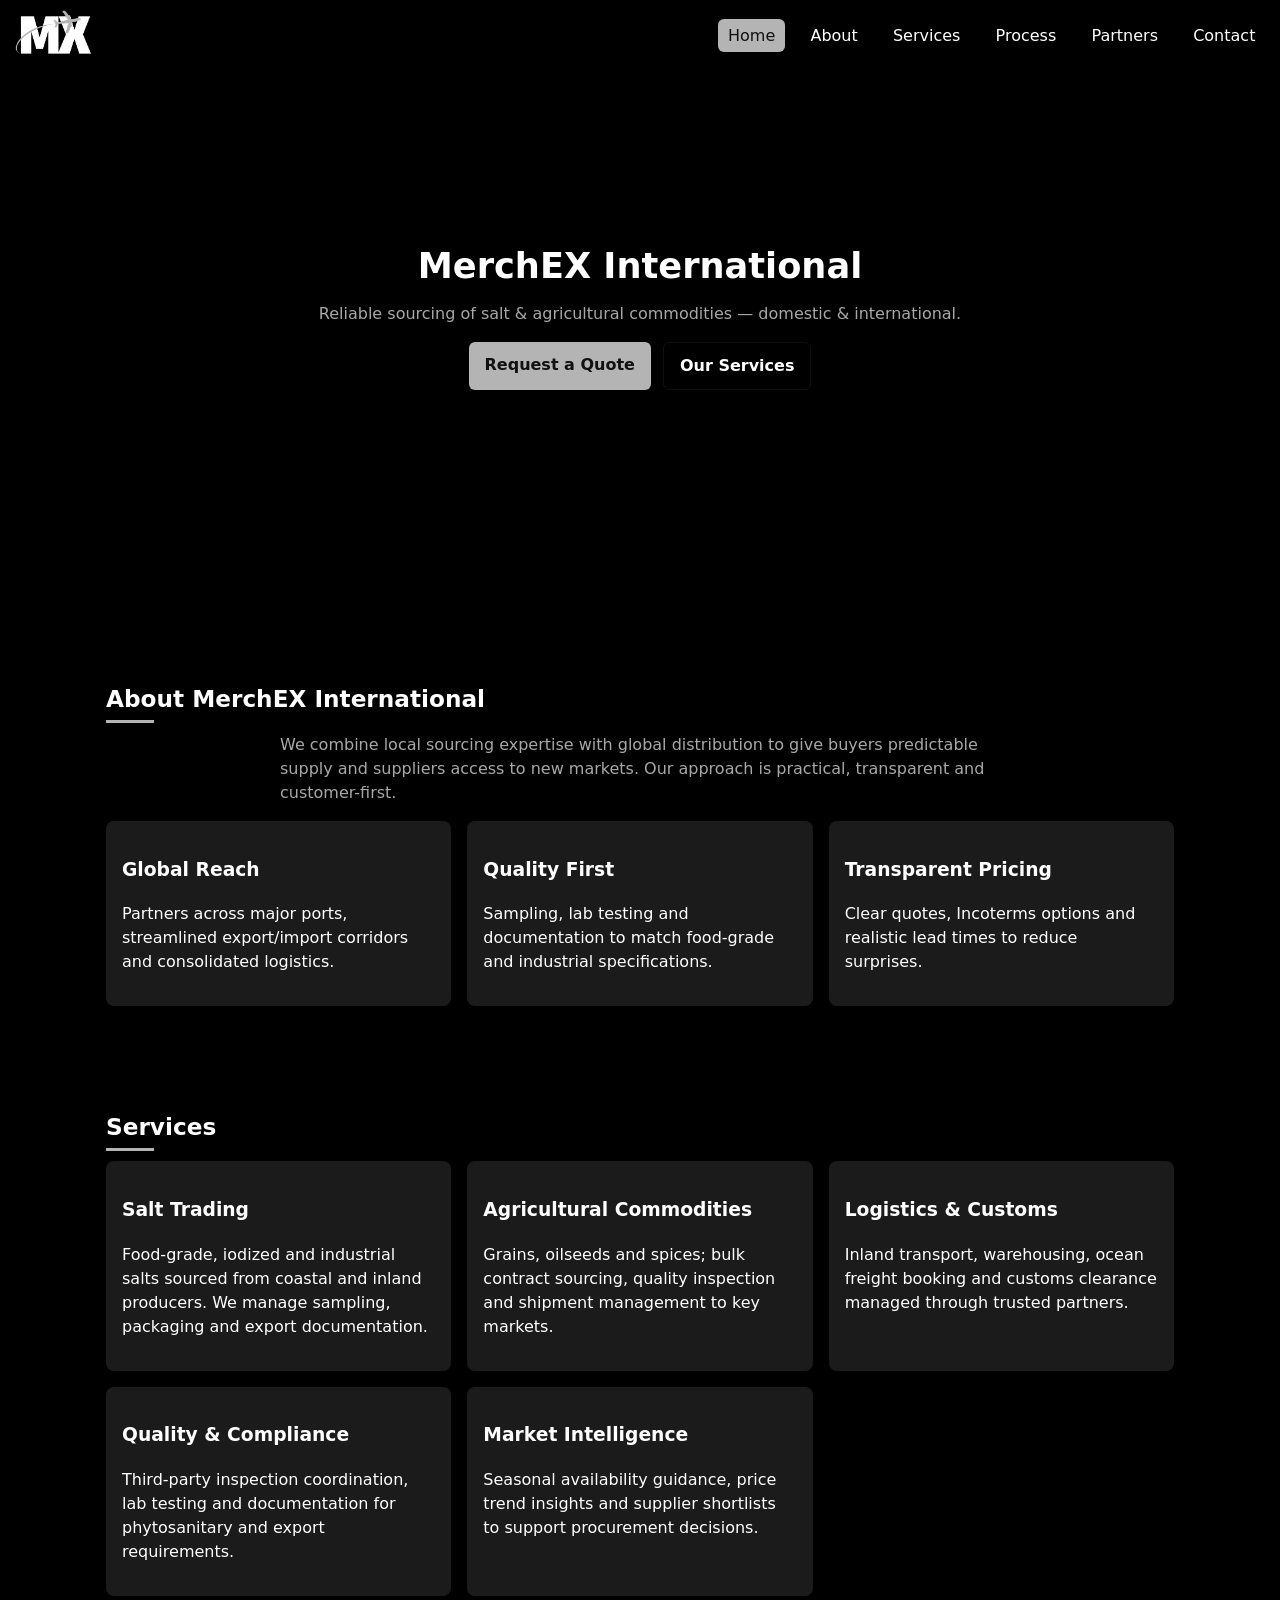
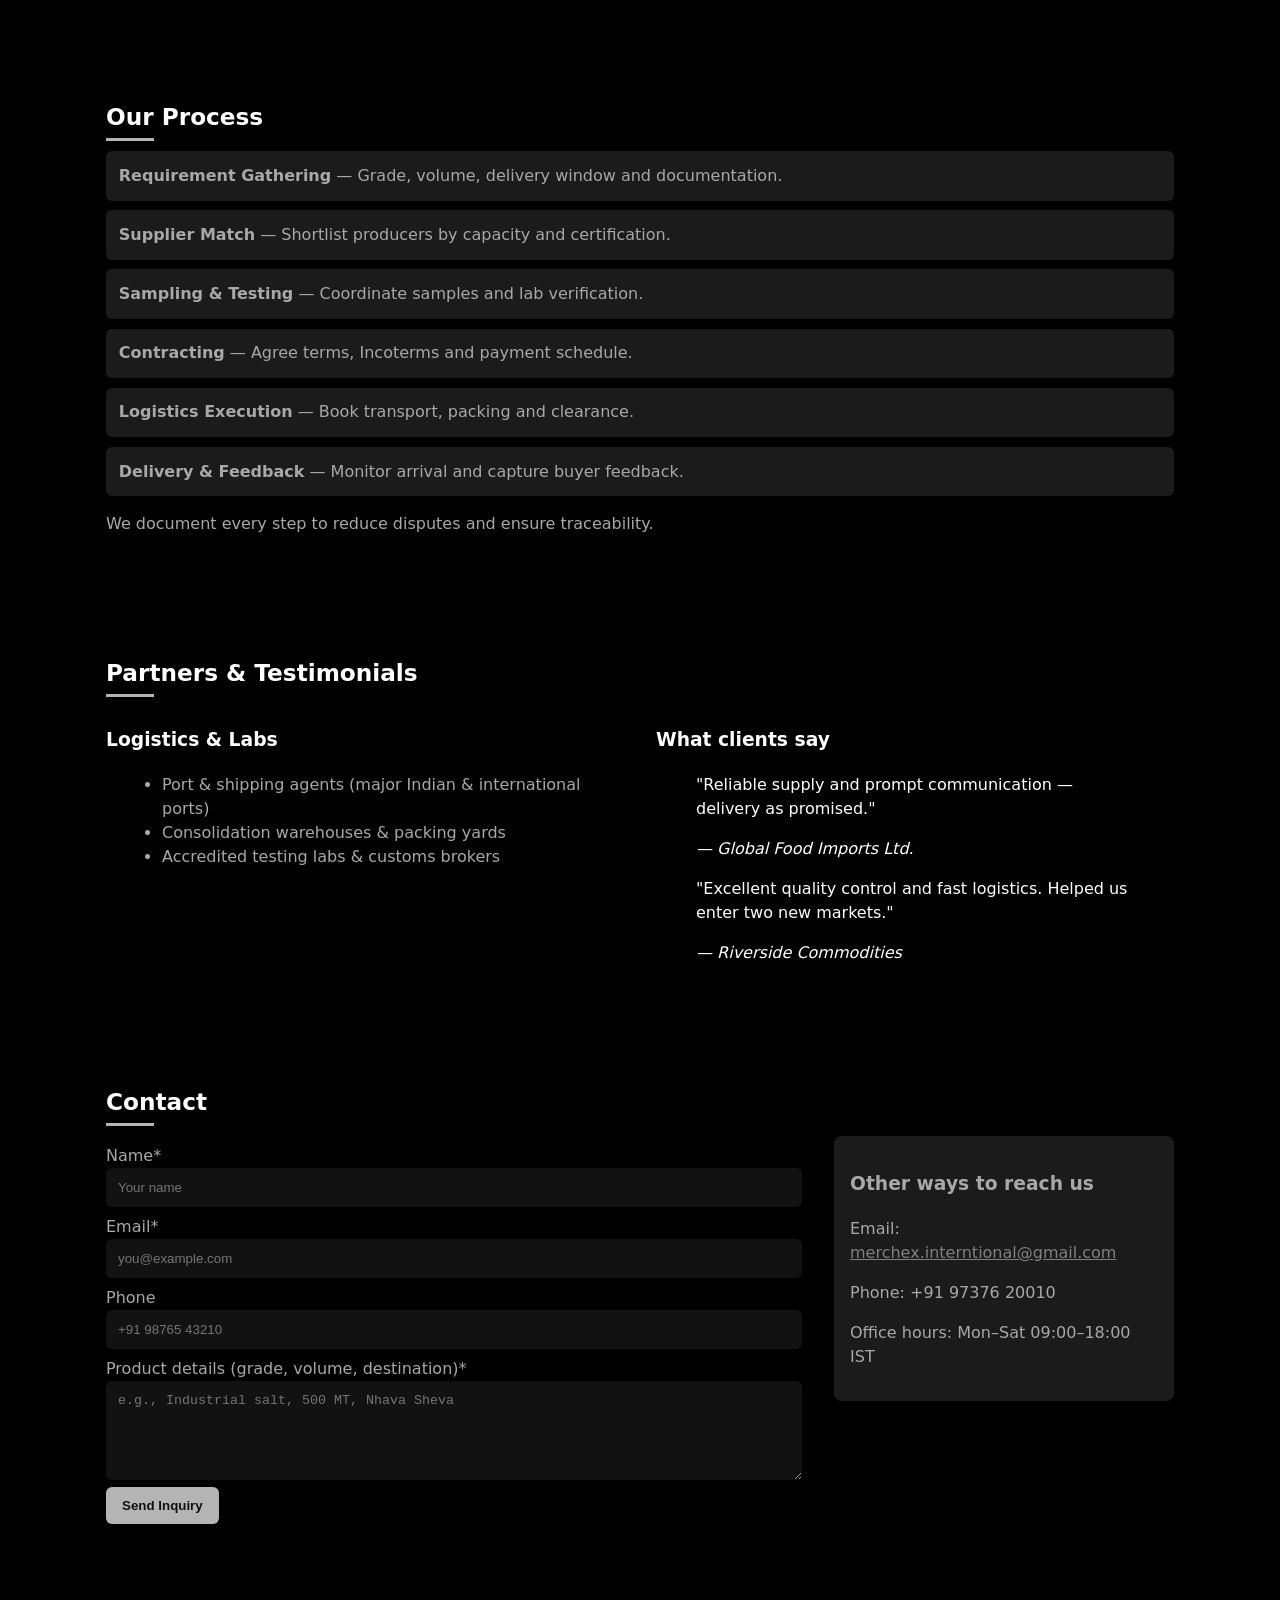
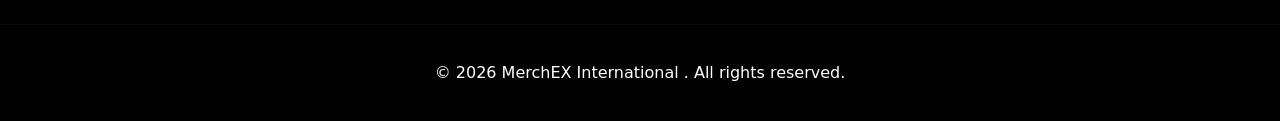
<file: priveus page/v4/index.html>
<!DOCTYPE html>
<html lang="en">

<head>
  <meta charset="utf-8" />
  <meta name="viewport" content="width=device-width,initial-scale=1" />
  <meta name="description"
    content="MerchEX International — trusted trader of salt & agricultural commodities. Global sourcing, logistics and export solutions." />
  <title>MerchEX International — Salt & Agricultural Commodities</title> <!-- Stylesheet -->
  <link rel="stylesheet" href="style.css" />
</head>

<body> 
  
  <!-- Preloader -->
  <!-- <div id="preloader" class="preloader" aria-hidden="false">
    <div class="preloader-inner"> <img id="preloader-logo" src="image/placeholder.png" alt="MerchEX International logo"
        onerror="this.style.display='none'">
      <div id="preloader-text" class="preloader-text">MerchEX International</div>
    </div>
  </div> -->
   
  <!-- Header / Navbar -->
  <header class="site-header">
    <nav class="navbar" role="navigation" aria-label="Main navigation">
      <div class="brand"> 
        <a href="#home" data-scroll="home">
          <img src="image/logo.png" alt="MerchEX International logo" class="logo" id="logo-header" onerror="this.style.display='none'"></a> 
        <span id="firm-name" class="firm-name sr-only">MerchEX International</span>
      </div>
      <button id="nav-toggle" class="nav-toggle" aria-expanded="false" aria-controls="main-nav"aria-label="Toggle navigation" > 
          ☰ 
      </button>
      <ul id="main-nav" class="nav-links">
        <li><a href="#home" data-scroll>Home</a></li>
        <li><a href="#about" data-scroll>About</a></li>
        <li><a href="#services" data-scroll>Services</a></li>
        <li><a href="#process" data-scroll>Process</a></li>
        <li><a href="#partners" data-scroll>Partners</a></li>
        <li><a href="#contact" data-scroll>Contact</a></li>
      </ul>
    </nav>
  </header> 
  
  <!-- Main single-page sections -->
  <main> 
    
    <!-- Home -->
    <section id="home" class="section hero">
      <div class="container hero-inner">
        <h1><span id="firm-name-hero"></span></h1>
        <p class="lead">Reliable sourcing of <span class="accent">salt</span> &amp; agricultural commodities — domestic
          &amp; international.</p>
        <div class="hero-cta"> <a class="btn" href="#contact" data-scroll>Request a Quote</a> <a class="btn ghost"
            href="#services" data-scroll>Our Services</a> </div>
      </div>
    </section> <!-- About -->
    <section id="about" class="section about">
      <div class="container">
        <h2 class="heading">About <span id="firm-name-about"></span></h2>
        <p class="lead">We combine local sourcing expertise with global distribution to give buyers predictable supply
          and suppliers access to new markets. Our approach is practical, transparent and customer-first.</p>
        <div class="grid-3">
          <article class="card">
            <h3>Global Reach</h3>
            <p>Partners across major ports, streamlined export/import corridors and consolidated logistics.</p>
          </article>
          <article class="card">
            <h3>Quality First</h3>
            <p>Sampling, lab testing and documentation to match food-grade and industrial specifications.</p>
          </article>
          <article class="card">
            <h3>Transparent Pricing</h3>
            <p>Clear quotes, Incoterms options and realistic lead times to reduce surprises.</p>
          </article>
        </div>
      </div>
    </section> <!-- Services -->
    <section id="services" class="section services">
      <div class="container">
        <h2 class="heading">Services</h2>
        <div class="service-list">
          <div class="service">
            <h3>Salt Trading</h3>
            <p>Food-grade, iodized and industrial salts sourced from coastal and inland producers. We manage sampling,
              packaging and export documentation.</p>
          </div>
          <div class="service">
            <h3>Agricultural Commodities</h3>
            <p>Grains, oilseeds and spices; bulk contract sourcing, quality inspection and shipment management to key
              markets.</p>
          </div>
          <div class="service">
            <h3>Logistics & Customs</h3>
            <p>Inland transport, warehousing, ocean freight booking and customs clearance managed through trusted
              partners.</p>
          </div>
          <div class="service">
            <h3>Quality & Compliance</h3>
            <p>Third-party inspection coordination, lab testing and documentation for phytosanitary and export
              requirements.</p>
          </div>
          <div class="service">
            <h3>Market Intelligence</h3>
            <p>Seasonal availability guidance, price trend insights and supplier shortlists to support procurement
              decisions.</p>
          </div>
        </div>
      </div>
    </section> <!-- Process -->
    <section id="process" class="section process">
      <div class="container">
        <h2 class="heading">Our Process</h2>
        <ol class="process-steps">
          <li><strong>Requirement Gathering</strong> — Grade, volume, delivery window and documentation.</li>
          <li><strong>Supplier Match</strong> — Shortlist producers by capacity and certification.</li>
          <li><strong>Sampling & Testing</strong> — Coordinate samples and lab verification.</li>
          <li><strong>Contracting</strong> — Agree terms, Incoterms and payment schedule.</li>
          <li><strong>Logistics Execution</strong> — Book transport, packing and clearance.</li>
          <li><strong>Delivery & Feedback</strong> — Monitor arrival and capture buyer feedback.</li>
        </ol>
        <p class="muted">We document every step to reduce disputes and ensure traceability.</p>
      </div>
    </section> <!-- Partners -->
    <section id="partners" class="section partners">
      <div class="container">
        <h2 class="heading">Partners & Testimonials</h2>
        <div class="grid-2">
          <div>
            <h3>Logistics & Labs</h3>
            <ul class="muted">
              <li>Port & shipping agents (major Indian & international ports)</li>
              <li>Consolidation warehouses & packing yards</li>
              <li>Accredited testing labs & customs brokers</li>
            </ul>
          </div>
          <div>
            <h3>What clients say</h3>
            <blockquote>
              <p>"Reliable supply and prompt communication — delivery as promised."</p> <cite>— Global Food Imports
                Ltd.</cite>
            </blockquote>
            <blockquote>
              <p>"Excellent quality control and fast logistics. Helped us enter two new markets."</p> <cite>— Riverside
                Commodities</cite>
            </blockquote>
          </div>
        </div>
      </div>
    </section> <!-- Contact -->
    <section id="contact" class="section contact-section">
      <div class="container">
        <h2 class="heading">Contact</h2>
        <div class="contact-grid">
          <form id="contactForm" class="form" aria-label="Contact form"> <label for="name">Name*</label> <input
              id="name" name="name" type="text" required placeholder="Your name" /> <label for="email">Email*</label>
            <input id="email" name="email" type="email" required placeholder="you@example.com" /> <label
              for="phone">Phone</label> <input id="phone" name="phone" type="tel" placeholder="+91 98765 43210" />
            <label for="message">Product details (grade, volume, destination)*</label> <textarea id="message"
              name="message" rows="5" required placeholder="e.g., Industrial salt, 500 MT, Nhava Sheva"></textarea>
            <button type="submit" class="btn">Send Inquiry</button>
            <p id="form-status" class="form-status" aria-live="polite"></p>
          </form>
          <aside class="contact-info">
            <h3>Other ways to reach us</h3>
            <p>Email: <a href="mailto:merchex.interntional@gmail.com">merchex.interntional@gmail.com</a></p>
            <p>Phone: +91 97376 20010</p>
            <p>Office hours: Mon–Sat 09:00–18:00 IST</p>
          </aside>
        </div>
      </div>
    </section>
  </main> 
  
  <!-- Footer -->
  <footer class="site-footer">
    <div class="container footer-inner">
      <p>
        &copy; 
        <span id="year"></span> <span id="firm-name-footer"></span>
        . All rights reserved.
      </p>
    </div>
  </footer> 
  
  <!-- Scroll to top button --> 
   <button class="scroll-to-top" id="backToTop"aria-label="Back to top">
    &uarr;
  </button> 
  
  <!-- Script -->
  <script src="script.js"></script>
</body>

</html>
</file>
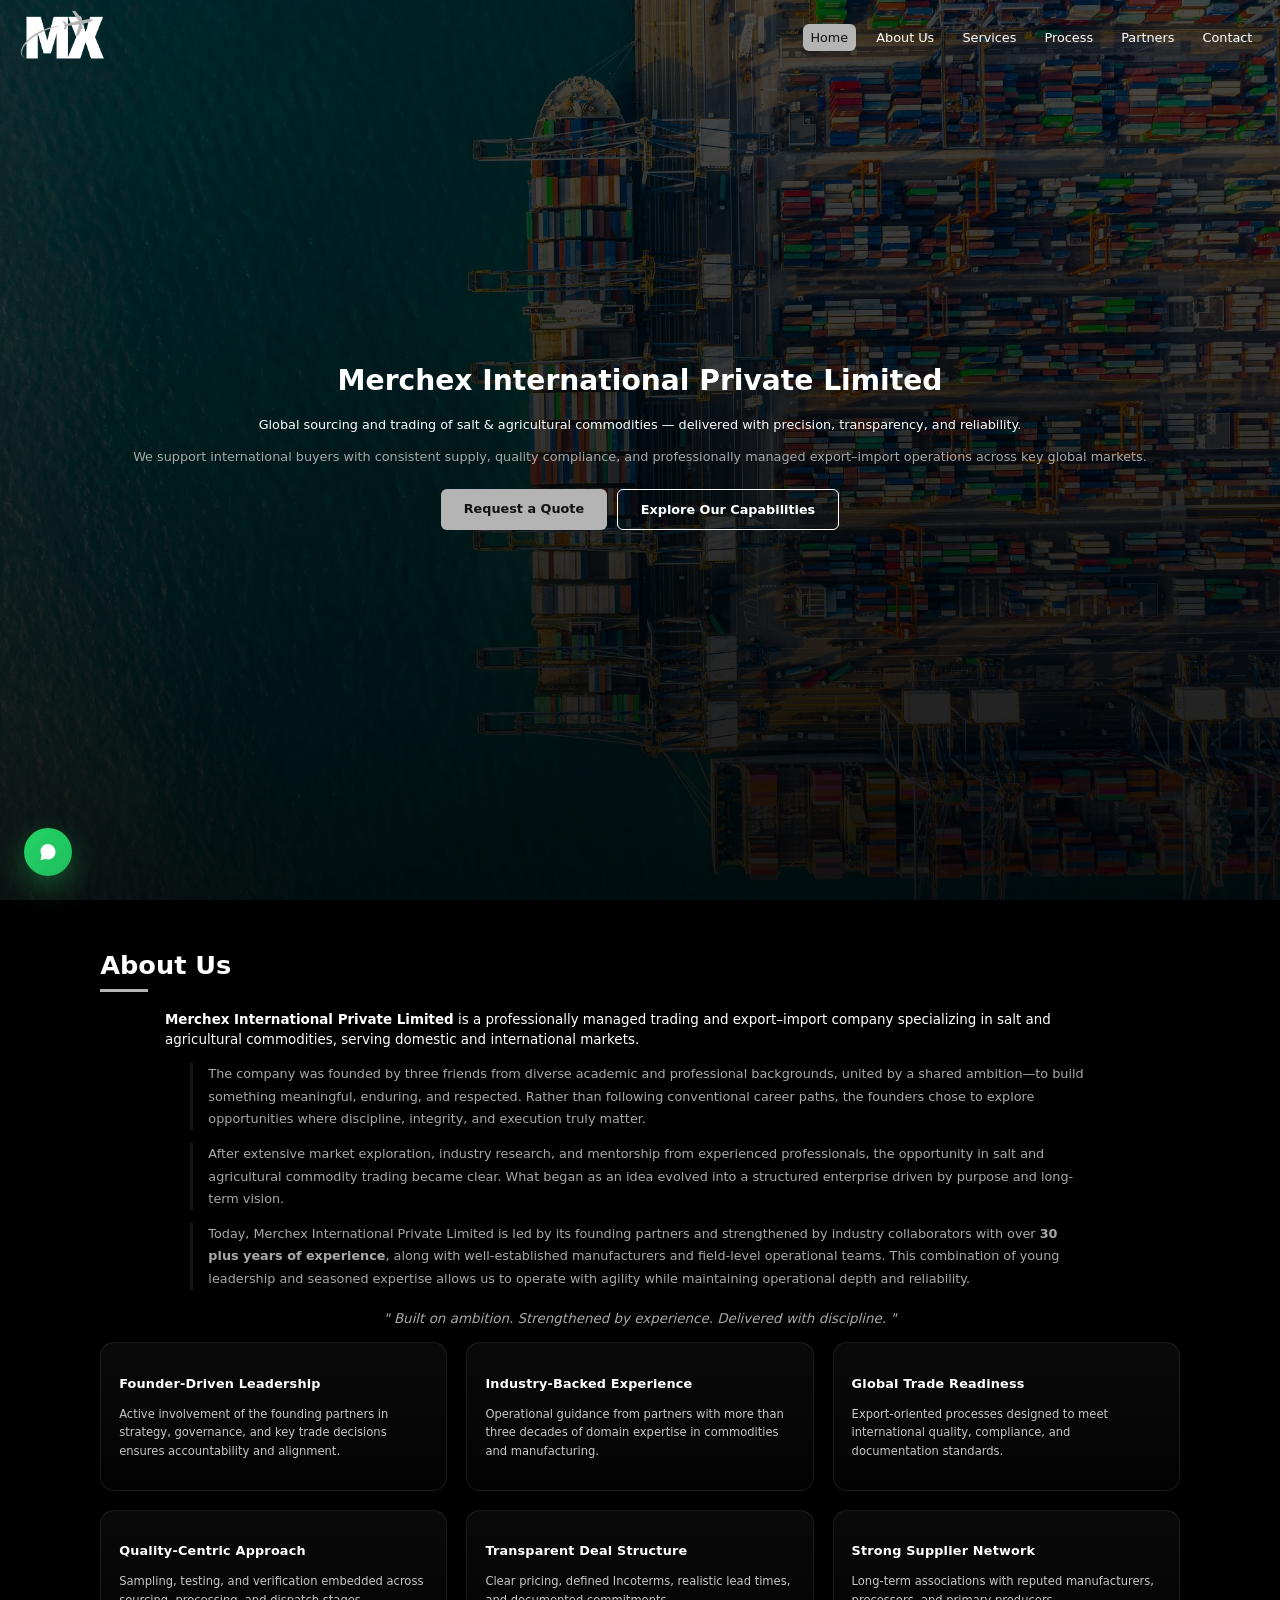
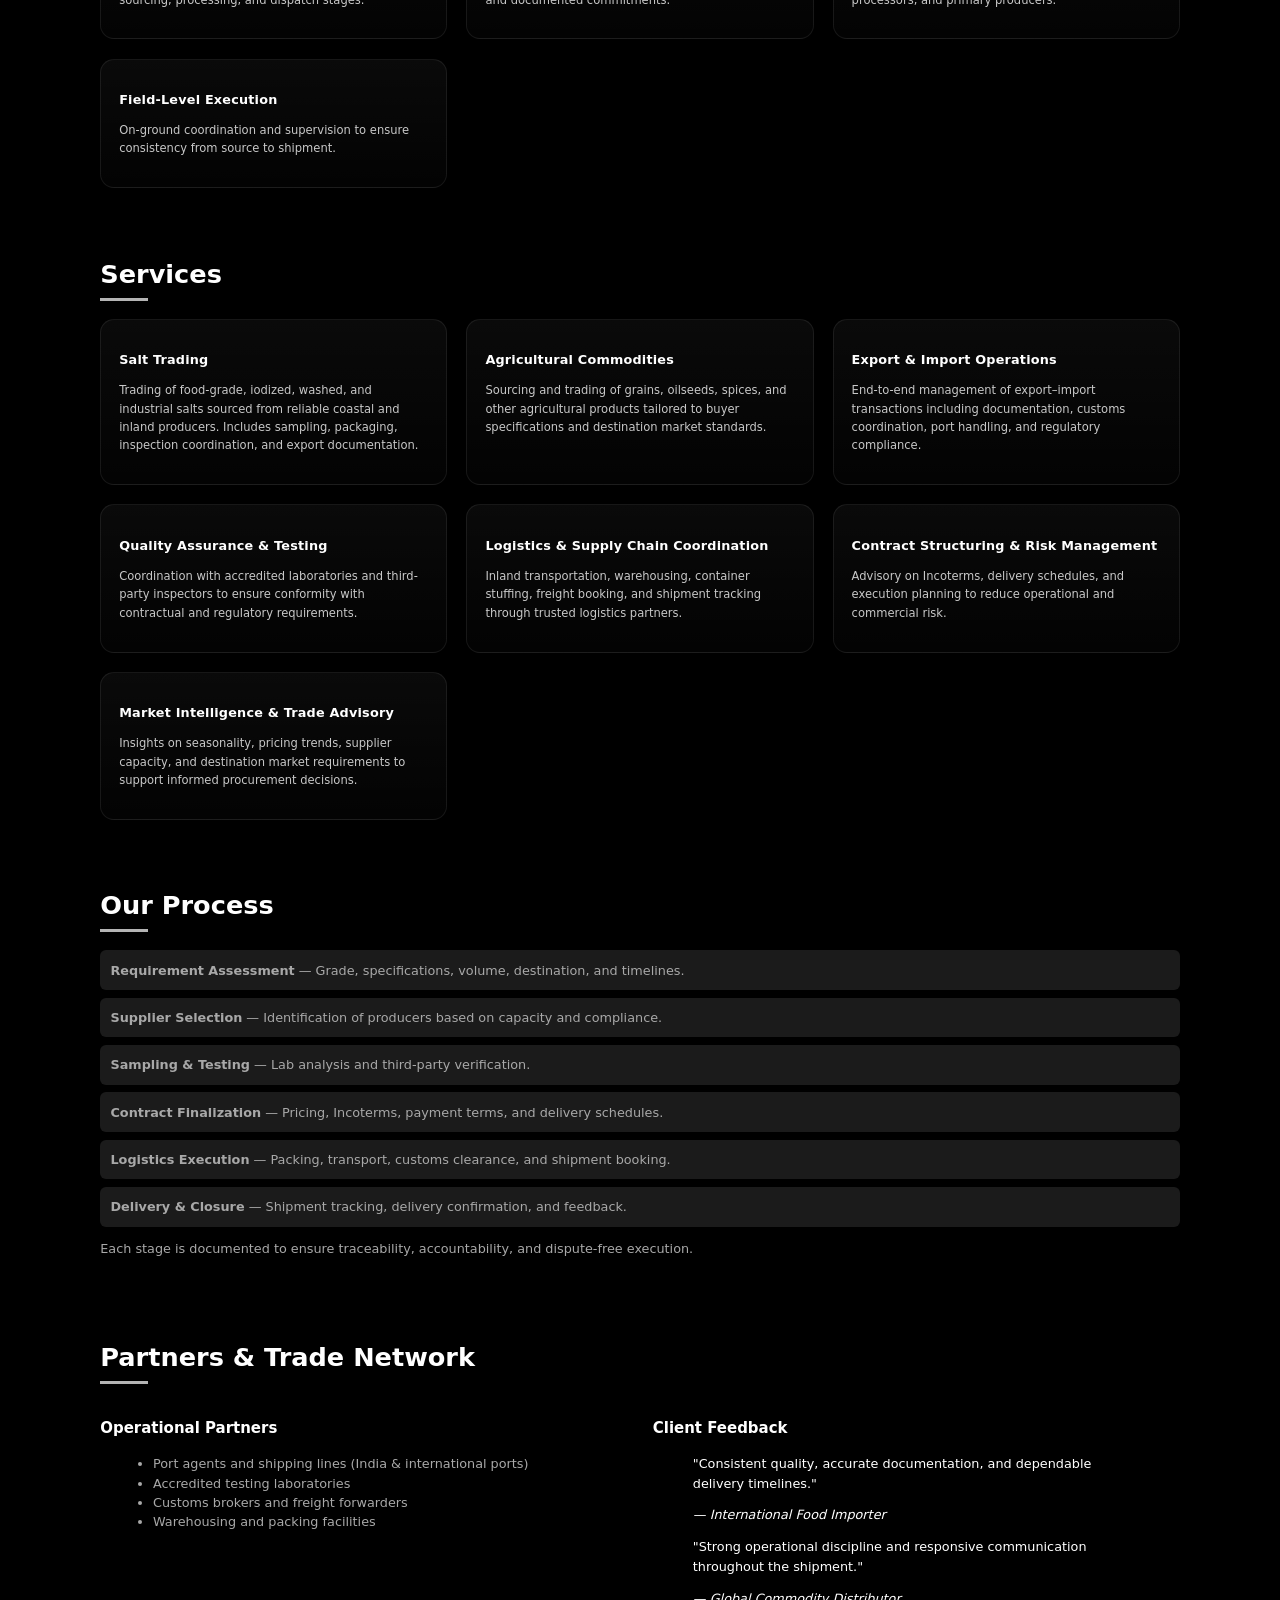
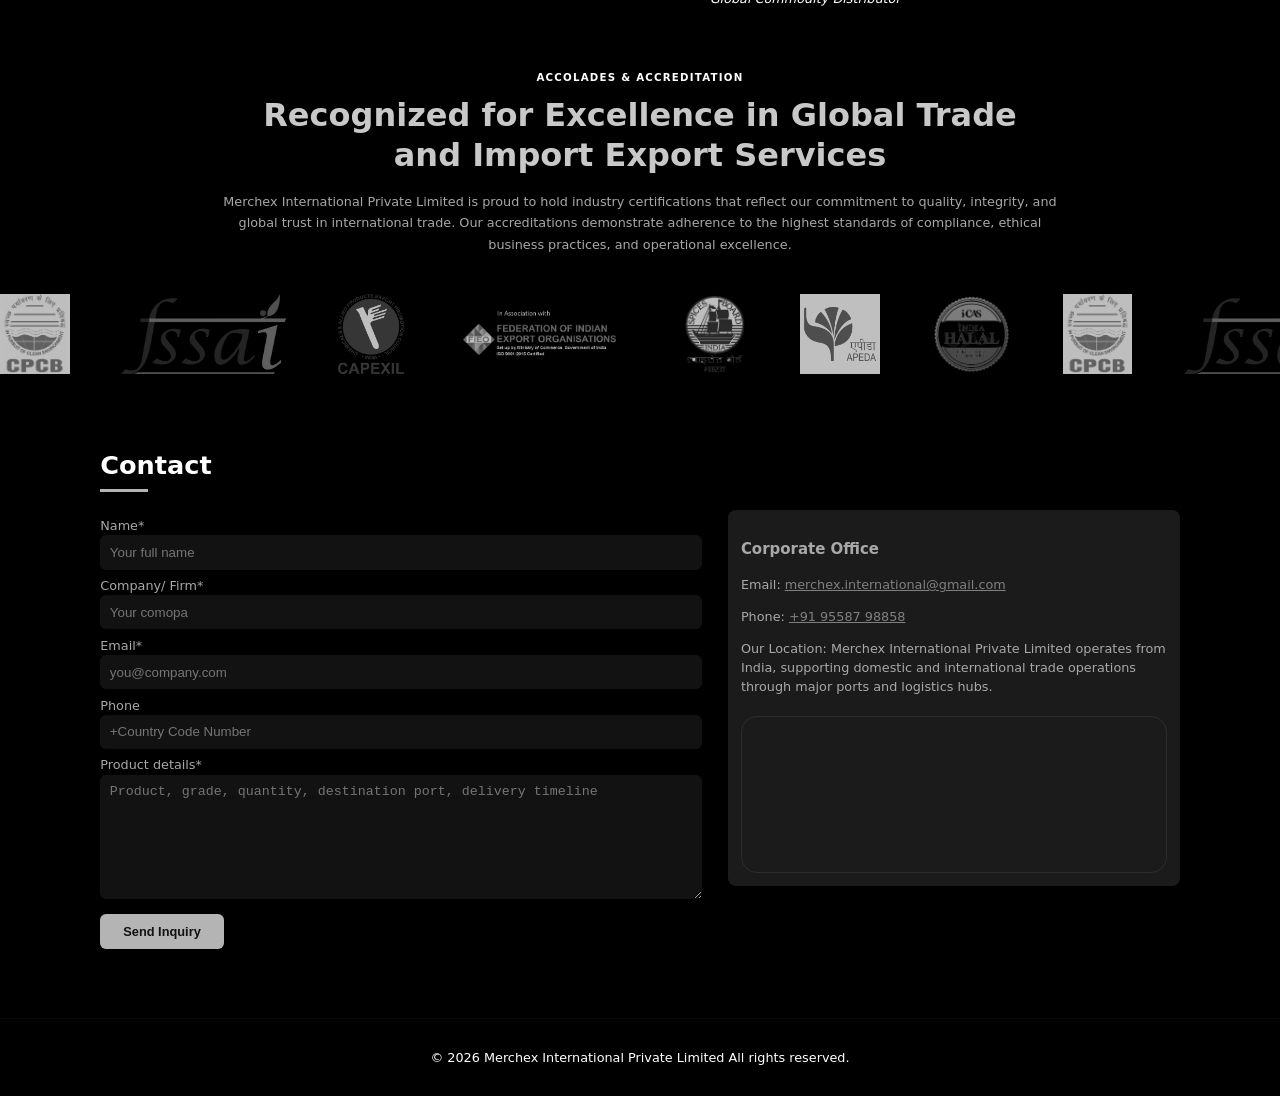
<file: index_copy.html>
<!DOCTYPE html>
<html lang="en">

<head>
  <meta charset="utf-8" />
  <meta name="viewport" content="width=device-width,initial-scale=1" />
  <meta name="description"
    content="Merchex International Private Limited — trusted global trader of salt & agricultural commodities. Quality sourcing, compliance, logistics and export-import solutions." />
  <title>Merchex International Private Limited — Salt & Agricultural Commodities</title>
  <link rel="stylesheet" href="style.css" />
</head>

<body>

  <!-- Preloader -->
  <div id="preloader" class="preloader" aria-hidden="false">
    <div class="preloader-inner">
      <img id="preloader-logo" src="image/placeholder.png" alt="Merchex International Private Limited logo"
        onerror="this.style.display='none'">
      <div id="preloader-text" class="preloader-text">Merchex International Private Limited</div>
    </div>
  </div>

  <!-- Header / Navbar -->
  <header class="site-header">
    <nav class="navbar" role="navigation" aria-label="Main navigation">
      <div class="brand">
        <a href="#home" data-scroll>
          <img src="image/logo.png" alt="Merchex International Private Limited logo" class="logo" id="logo-header"
            onerror="this.style.display='none'">
        </a>
        <span id="firm-name" class="firm-name sr-only">Merchex International Private Limited</span>
      </div>

      <button id="nav-toggle" class="nav-toggle" aria-expanded="false" aria-controls="main-nav"
        aria-label="Toggle navigation">
        ☰
      </button>

      <ul id="main-nav" class="nav-links">
        <li><a href="#home" data-scroll>Home</a></li>
        <li><a href="#about" data-scroll>About Us</a></li>
        <li><a href="#services" data-scroll>Services</a></li>
        <li><a href="#process" data-scroll>Process</a></li>
        <li><a href="#partners" data-scroll>Partners</a></li>
        <li><a href="#contact" data-scroll>Contact</a></li>
      </ul>
    </nav>
  </header>

  <!-- Main -->
  <main>

    <!-- Home -->
    <section id="home" class="section hero">
      <div class="container hero-inner">
        <h1>Merchex International Private Limited</h1>
        <p class="lead">
          Global sourcing and trading of <span class="accent">salt</span> &amp; agricultural commodities —
          delivered with precision, transparency, and reliability.
        </p>
        <p class="muted">
          We support international buyers with consistent supply, quality compliance, and
          professionally managed export–import operations across key global markets.
        </p>
        <div class="hero-cta">
          <a class="btn" href="#contact" data-scroll>Request a Quote</a>
          <a class="btn ghost" href="#services" data-scroll>Explore Our Capabilities</a>
        </div>
      </div>
    </section>

    <!-- About -->
    <section id="about" class="section about">
      <div class="container">
        <h2 class="heading">About Us</h2>

        <p class="lead">
          <strong> Merchex International Private Limited</strong> is a professionally managed trading and export–import company
          specializing in salt and agricultural commodities, serving domestic and
          international markets.
        </p>

        <p class="story">
          The company was founded by three friends from diverse academic and professional
          backgrounds, united by a shared ambition—to build something meaningful,
          enduring, and respected. Rather than following conventional career paths,
          the founders chose to explore opportunities where discipline, integrity,
          and execution truly matter.
        </p>

        <p class="story">
          After extensive market exploration, industry research, and mentorship from
          experienced professionals, the opportunity in salt and agricultural
          commodity trading became clear. What began as an idea evolved into a
          structured enterprise driven by purpose and long-term vision.
        </p>

        <p class="story">
          Today, Merchex International Private Limited is led by its founding partners and strengthened by
          industry collaborators with over <strong>30 plus years of experience</strong>,
          along with well-established manufacturers and field-level operational teams.
          This combination of young leadership and seasoned expertise allows us to
          operate with agility while maintaining operational depth and reliability.
        </p>

        <p class="muted lead">
          " Built on ambition. Strengthened by experience. Delivered with discipline. "
        </p>

        <div class="grid-3">
          <article class="card">
            <h3>Founder-Driven Leadership</h3>
            <p>
              Active involvement of the founding partners in strategy, governance,
              and key trade decisions ensures accountability and alignment.
            </p>
          </article>

          <article class="card">
            <h3>Industry-Backed Experience</h3>
            <p>
              Operational guidance from partners with more than three decades of
              domain expertise in commodities and manufacturing.
            </p>
          </article>

          <article class="card">
            <h3>Global Trade Readiness</h3>
            <p>
              Export-oriented processes designed to meet international quality,
              compliance, and documentation standards.
            </p>
          </article>

          <article class="card">
            <h3>Quality-Centric Approach</h3>
            <p>
              Sampling, testing, and verification embedded across sourcing,
              processing, and dispatch stages.
            </p>
          </article>

          <article class="card">
            <h3>Transparent Deal Structure</h3>
            <p>
              Clear pricing, defined Incoterms, realistic lead times, and documented
              commitments.
            </p>
          </article>

          <article class="card">
            <h3>Strong Supplier Network</h3>
            <p>
              Long-term associations with reputed manufacturers, processors, and
              primary producers.
            </p>
          </article>

          <article class="card">
            <h3>Field-Level Execution</h3>
            <p>
              On-ground coordination and supervision to ensure consistency from
              source to shipment.
            </p>
          </article>
        </div>
      </div>
    </section>


    <!-- Services -->
    <section id="services" class="section services">
      <div class="container">
        <h2 class="heading">Services</h2>

        <div class="grid-3">
          <div class="card">
            <h3>Salt Trading</h3>
            <p>
              Trading of food-grade, iodized, washed, and industrial salts sourced from
              reliable coastal and inland producers. Includes sampling, packaging,
              inspection coordination, and export documentation.
            </p>
          </div>

          <div class="card">
            <h3>Agricultural Commodities</h3>
            <p>
              Sourcing and trading of grains, oilseeds, spices, and other agricultural
              products tailored to buyer specifications and destination market standards.
            </p>
          </div>

          <div class="card">
            <h3>Export & Import Operations</h3>
            <p>
              End-to-end management of export–import transactions including documentation,
              customs coordination, port handling, and regulatory compliance.
            </p>
          </div>

          <div class="card">
            <h3>Quality Assurance & Testing</h3>
            <p>
              Coordination with accredited laboratories and third-party inspectors to
              ensure conformity with contractual and regulatory requirements.
            </p>
          </div>

          <div class="card">
            <h3>Logistics & Supply Chain Coordination</h3>
            <p>
              Inland transportation, warehousing, container stuffing, freight booking,
              and shipment tracking through trusted logistics partners.
            </p>
          </div>

          <div class="card">
            <h3>Contract Structuring & Risk Management</h3>
            <p>
              Advisory on Incoterms, delivery schedules, and execution planning to
              reduce operational and commercial risk.
            </p>
          </div>

          <div class="card">
            <h3>Market Intelligence & Trade Advisory</h3>
            <p>
              Insights on seasonality, pricing trends, supplier capacity, and destination
              market requirements to support informed procurement decisions.
            </p>
          </div>
        </div>
      </div>
    </section>


    <!-- Process -->
    <section id="process" class="section process">
      <div class="container">
        <h2 class="heading">Our Process</h2>

        <ol class="process-steps">
          <li><strong>Requirement Assessment</strong> — Grade, specifications, volume, destination, and timelines.</li>
          <li><strong>Supplier Selection</strong> — Identification of producers based on capacity and compliance.</li>
          <li><strong>Sampling & Testing</strong> — Lab analysis and third-party verification.</li>
          <li><strong>Contract Finalization</strong> — Pricing, Incoterms, payment terms, and delivery schedules.</li>
          <li><strong>Logistics Execution</strong> — Packing, transport, customs clearance, and shipment booking.</li>
          <li><strong>Delivery & Closure</strong> — Shipment tracking, delivery confirmation, and feedback.</li>
        </ol>

        <p class="muted">
          Each stage is documented to ensure traceability, accountability, and dispute-free execution.
        </p>
      </div>
    </section>


    <!-- Partners -->
    <section id="partners" class="section partners">
      <div class="container">
        <h2 class="heading">Partners & Trade Network</h2>

        <div class="grid-2">
          <div>
            <h3>Operational Partners</h3>
            <ul class="muted">
              <li>Port agents and shipping lines (India & international ports)</li>
              <li>Accredited testing laboratories</li>
              <li>Customs brokers and freight forwarders</li>
              <li>Warehousing and packing facilities</li>
            </ul>
          </div>

          <div>
            <h3>Client Feedback</h3>
            <blockquote>
              <p>
                "Consistent quality, accurate documentation, and dependable delivery timelines."
              </p>
              <cite>— International Food Importer</cite>
            </blockquote>
            <blockquote>
              <p>
                "Strong operational discipline and responsive communication throughout the shipment."
              </p>
              <cite>— Global Commodity Distributor</cite>
            </blockquote>
          </div>
        </div>
      </div>
    </section>

    <!-- Accolades & Accreditation -->
    <section class="accolades">
      <div class="container">
        <span class="eyebrow">Accolades & Accreditation</span>

        <h2 class="title">
          Recognized for Excellence in Global Trade<br>
          and Import Export Services
        </h2>

        <p class="description">
          Merchex International Private Limited is proud to hold industry certifications that reflect our
          commitment to quality, integrity, and global trust in international trade.
          Our accreditations demonstrate adherence to the highest standards of
          compliance, ethical business practices, and operational excellence.
        </p>
      </div>

      <!-- Logo Marquee -->
      <div class="logo-marquee">
        <div class="marquee-track">
          <!-- First set -->
          <img src="image/cpcb.png" alt="CPCB">
          <img src="image/fssai.png" alt="FSSAI">
          <img src="image/capexil.png" alt="CAPEXIL">
          <img src="image/fieo.png" alt="FIEO">
          <img src="image/spices-board.png" alt="Spices Board India">
          <img src="image/apeda.png" alt="APEDA">
          <img src="image/halal.png" alt="Halal India">

          <!-- Duplicate set for infinite loop -->
          <img src="image/cpcb.png" alt="CPCB">
          <img src="image/fssai.png" alt="FSSAI">
          <img src="image/capexil.png" alt="CAPEXIL">
          <img src="image/fieo.png" alt="FIEO">
          <img src="image/spices-board.png" alt="Spices Board India">
          <img src="image/apeda.png" alt="APEDA">
          <img src="image/halal.png" alt="Halal India">
        </div>
      </div>
    </section>


    <!-- Contact -->
    <section id="contact" class="section contact-section">
      <div class="container">
        <h2 class="heading">Contact</h2>

        <div class="contact-grid">
          <form id="contactForm" class="form" aria-label="Contact form">
            <label for="name">Name*</label>
            <input id="name" name="name" type="text" required placeholder="Your full name" />

            <label for="company">Company/ Firm*</label>
            <input id="company" name="name" type="text" required placeholder="Your comopa " />

            <label for="email">Email*</label>
            <input id="email" name="email" type="email" required placeholder="you@company.com" />

            <label for="phone">Phone</label>
            <input id="phone" name="phone" type="tel" placeholder="+Country Code Number" />

            <label for="message">Product details*</label>
            <textarea id="message" name="message" rows="7" required
              placeholder="Product, grade, quantity, destination port, delivery timeline"></textarea>

            <button type="submit" class="btn">Send Inquiry</button>
            <p id="form-status" class="form-status" aria-live="polite"></p>
          </form>

          <aside class="contact-info">
            <h3>Corporate Office</h3>
            <p>Email: <a href="mailto:merchex.international@gmail.com">merchex.international@gmail.com</a></p>
            <p>Phone: <a href="tel:919558798858">+91 95587 98858</a></p>
            <p class="muted">
              Our Location: Merchex International Private Limited operates from India, supporting domestic and
              international trade operations through major ports and logistics hubs.
            </p>

            <div class="map-wrapper">
              <iframe
                src="https://www.google.com/maps/embed?pb=!1m18!1m12!1m3!1d692.6682252369142!2d72.84604898064352!3d21.262057048034613!2m3!1f0!2f0!3f0!3m2!1i1024!2i768!4f13.1!3m3!1m2!1s0x3be049526414a4d9%3A0xac542e22369ca50b!2sCity%20Heart%20Commercial!5e0!3m2!1sen!2sin!4v1771260031840!5m2!1sen!2sin"
                width=auto height="auto" style="border:0;" allowfullscreen="" loading="lazy"
                referrerpolicy="no-referrer-when-downgrade"></iframe>
            </div>

          </aside>
        </div>
      </div>
    </section>

    <!-- WhatsApp Floating Button -->
    <a
      href="https://wa.me/919316398858?text=Hello!!,%20I%20would%20like%20to%20inquire."
      class="whatsapp-float"
      target="_blank"
      aria-label="Chat on WhatsApp"
    >
      <span class="whatsapp-icon">
        <svg viewBox="0 0 32 32" aria-hidden="true">
          <path fill="currentColor"
            d="M19.11 17.2c-.3-.15-1.76-.87-2.03-.97-.27-.1-.47-.15-.67.15-.2.3-.77.97-.95 1.17-.17.2-.35.22-.65.07-.3-.15-1.27-.47-2.42-1.5-.9-.8-1.5-1.78-1.68-2.08-.17-.3-.02-.47.13-.62.13-.13.3-.35.45-.52.15-.17.2-.3.3-.5.1-.2.05-.37-.02-.52-.07-.15-.67-1.62-.92-2.22-.24-.58-.48-.5-.67-.5h-.57c-.2 0-.52.07-.8.37-.27.3-1.05 1.02-1.05 2.5s1.08 2.9 1.23 3.1c.15.2 2.12 3.23 5.15 4.53.72.3 1.28.48 1.72.62.72.23 1.37.2 1.88.12.57-.08 1.76-.72 2.01-1.42.25-.7.25-1.3.17-1.42-.08-.12-.27-.2-.57-.35zM16.04 3C9.42 3 4.04 8.38 4.04 15c0 2.32.67 4.49 1.82 6.33L4 29l7.86-1.82a11.93 11.93 0 004.18.75c6.62 0 12-5.38 12-12S22.66 3 16.04 3z"
          />
        </svg>
      </span>

      <span class="whatsapp-text">How can I help you?</span>
    </a>


  </main>

  <!-- Footer -->
  <footer class="site-footer">
    <div class="container footer-inner">
      <p>
        &copy; <span id="year"></span> Merchex International Private Limited All rights reserved.
      </p>
    </div>
  </footer>

  <button class="scroll-to-top" id="backToTop" aria-label="Back to top">↑</button>

  <script src="script.js"></script>
</body>

</html>
</file>
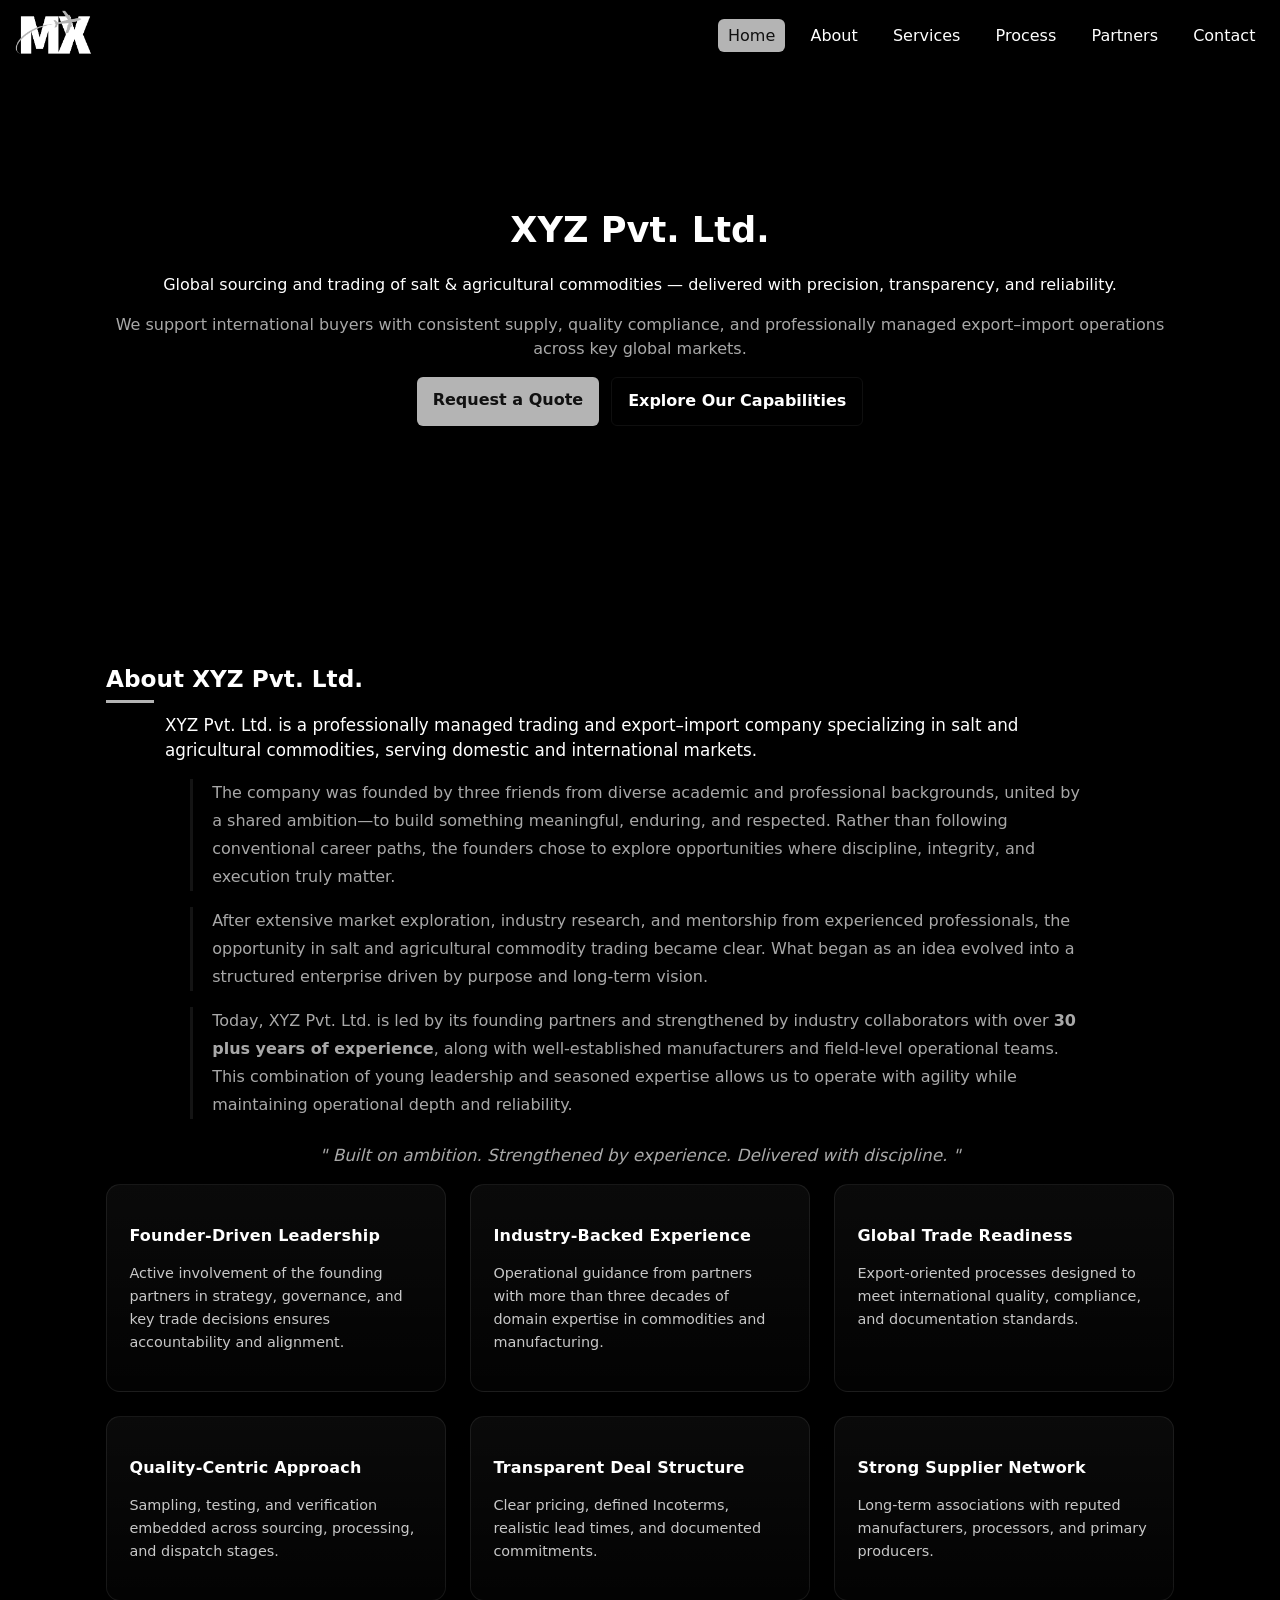
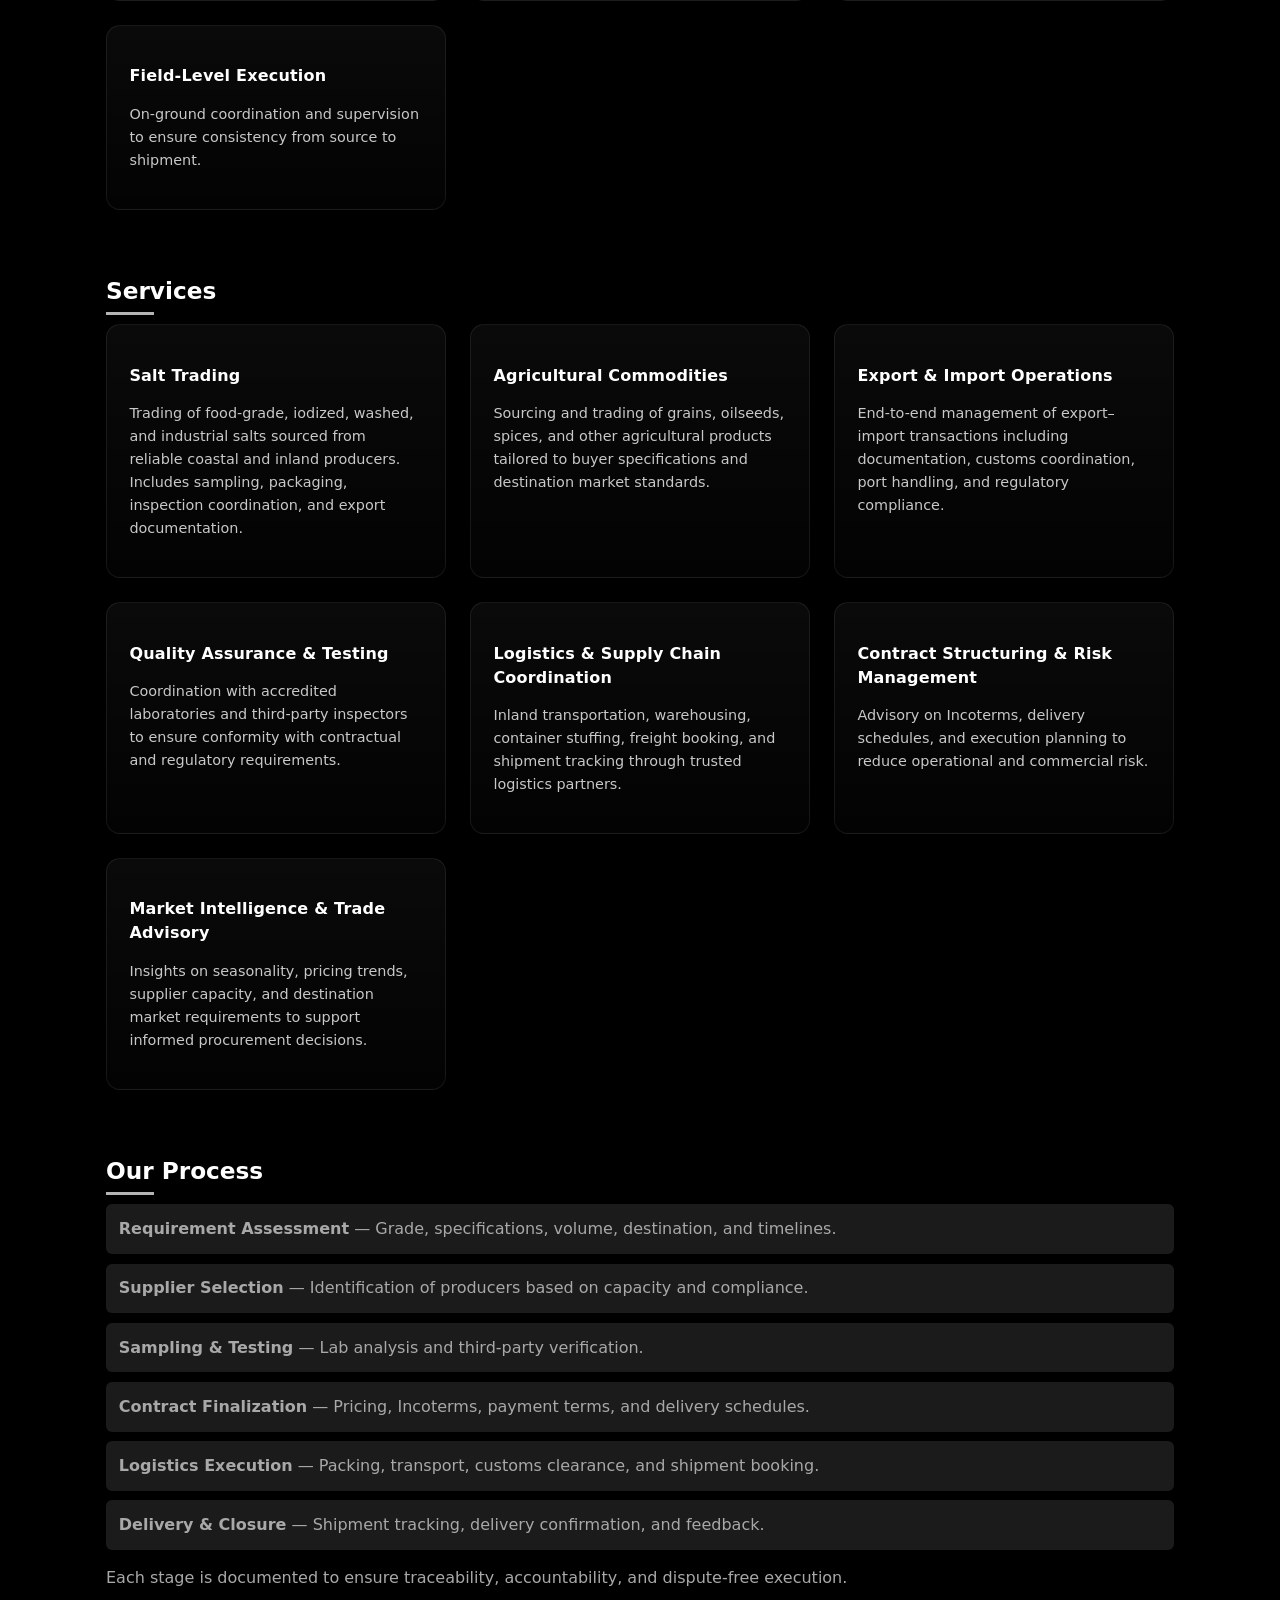
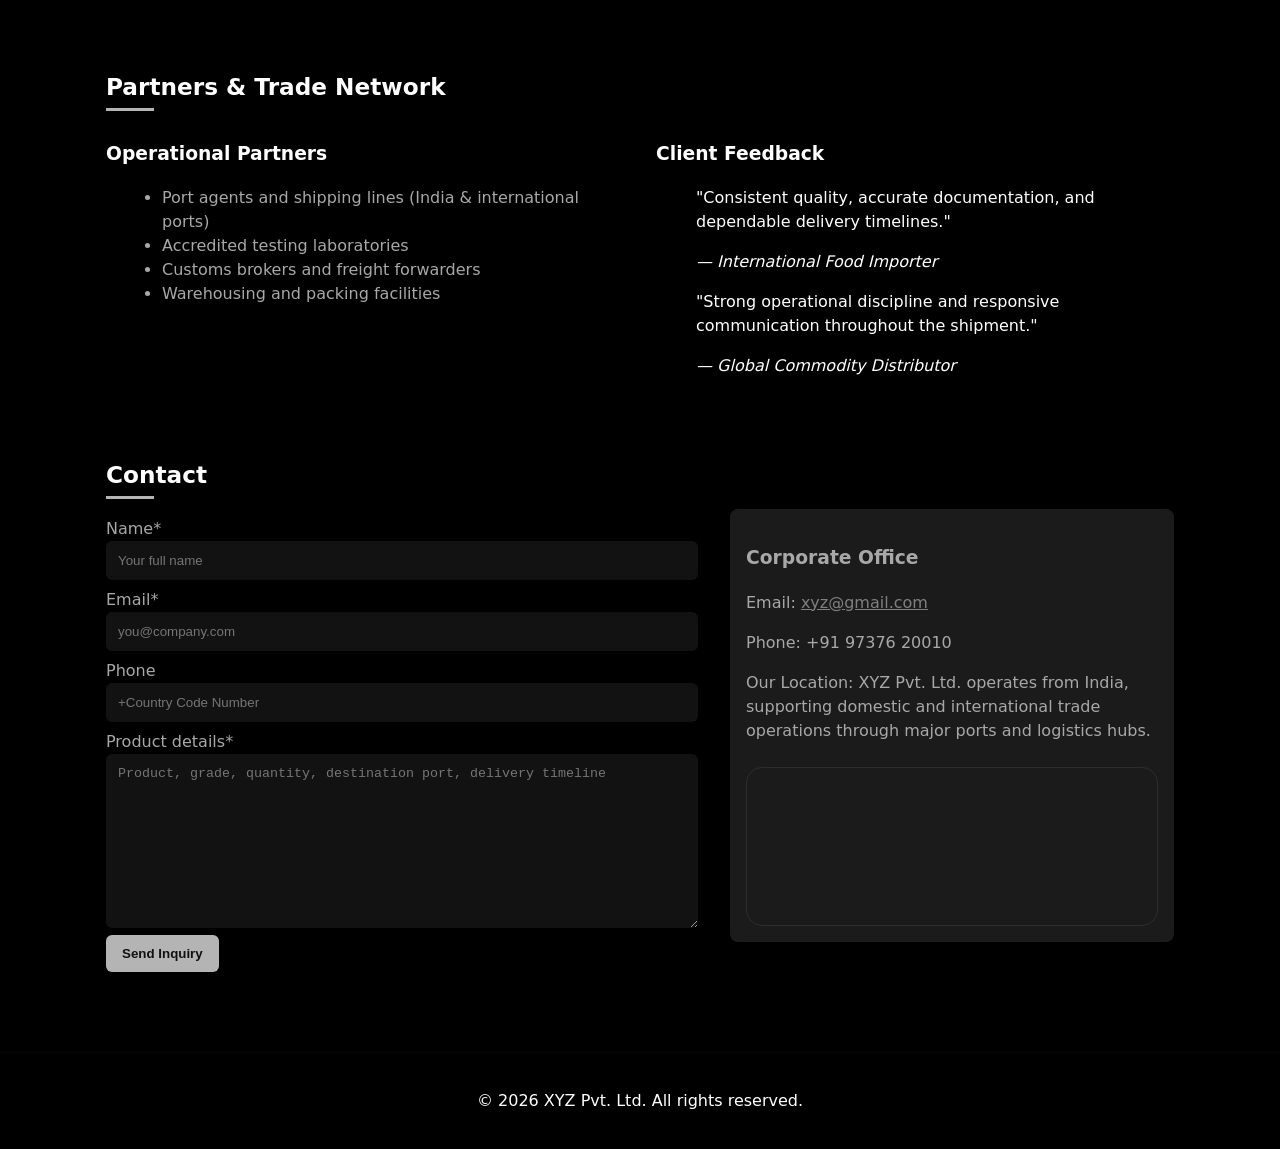
<file: priveus page/v4/index copy.html>
<!DOCTYPE html>
<html lang="en">

<head>
  <meta charset="utf-8" />
  <meta name="viewport" content="width=device-width,initial-scale=1" />
  <meta name="description"
    content="XYZ Pvt. Ltd. — trusted global trader of salt & agricultural commodities. Quality sourcing, compliance, logistics and export-import solutions." />
  <title>XYZ Pvt. Ltd. — Salt & Agricultural Commodities</title>
  <link rel="stylesheet" href="style copy.css" />
</head>

<body>

  <!-- Preloader -->
  <!-- <div id="preloader" class="preloader" aria-hidden="false">
    <div class="preloader-inner">
      <img id="preloader-logo" src="image/placeholder.png" alt="XYZ Pvt. Ltd. logo" onerror="this.style.display='none'">
      <div id="preloader-text" class="preloader-text">XYZ Pvt. Ltd.</div>
    </div>
  </div> -->

  <!-- Header / Navbar -->
  <header class="site-header">
    <nav class="navbar" role="navigation" aria-label="Main navigation">
      <div class="brand">
        <a href="#home" data-scroll>
          <img src="image/logo.png" alt="XYZ Pvt. Ltd. logo" class="logo" id="logo-header"
            onerror="this.style.display='none'">
        </a>
        <span id="firm-name" class="firm-name sr-only">XYZ Pvt. Ltd.</span>
      </div>

      <button id="nav-toggle" class="nav-toggle" aria-expanded="false" aria-controls="main-nav"
        aria-label="Toggle navigation">
        ☰
      </button>

      <ul id="main-nav" class="nav-links">
        <li><a href="#home" data-scroll>Home</a></li>
        <li><a href="#about" data-scroll>About</a></li>
        <li><a href="#services" data-scroll>Services</a></li>
        <li><a href="#process" data-scroll>Process</a></li>
        <li><a href="#partners" data-scroll>Partners</a></li>
        <li><a href="#contact" data-scroll>Contact</a></li>
      </ul>
    </nav>
  </header>

  <!-- Main -->
  <main>

    <!-- Home -->
    <section id="home" class="section hero">
      <div class="container hero-inner">
        <h1>XYZ Pvt. Ltd.</h1>
        <p class="lead">
          Global sourcing and trading of <span class="accent">salt</span> &amp; agricultural commodities —
          delivered with precision, transparency, and reliability.
        </p>
        <p class="muted">
          We support international buyers with consistent supply, quality compliance, and
          professionally managed export–import operations across key global markets.
        </p>
        <div class="hero-cta">
          <a class="btn" href="#contact" data-scroll>Request a Quote</a>
          <a class="btn ghost" href="#services" data-scroll>Explore Our Capabilities</a>
        </div>
      </div>
    </section>

    <!-- About -->
    <!-- <section id="about" class="section about">
      <div class="container">
        <h2 class="heading">About XYZ Pvt. Ltd.</h2>
        <p class="lead">
          XYZ Pvt. Ltd. is a professionally managed trading and export–import company specializing in
          salt and agricultural commodities for industrial, food, and commercial applications.
        </p>
        <p class="lead">
          Our business is built on disciplined sourcing, quality assurance, and structured logistics.
          We work closely with producers, processors, laboratories, and logistics partners to ensure
          that every shipment meets agreed specifications, regulatory standards, and delivery timelines.
        </p>

        <div class="grid-3">
          <article class="card">
            <h3>Global Reach</h3>
            <p>
              Active trade channels across domestic and international markets,
              supported by port-based logistics and export-ready supply chains.
            </p>
          </article>
          <article class="card">
            <h3>Quality & Compliance</h3>
            <p>
              Sampling, laboratory testing, documentation, and third-party inspection
              aligned with food-grade, industrial, and export standards.
            </p>
          </article>
          <article class="card">
            <h3>Professional Governance</h3>
            <p>
              Transparent pricing, clear contracts, defined Incoterms,
              and realistic delivery commitments for predictable outcomes.
            </p>
          </article>
        </div>
      </div>
    </section> -->

    <section id="about" class="section about">
      <div class="container">
        <h2 class="heading">About XYZ Pvt. Ltd.</h2>

        <p class="lead">
          XYZ Pvt. Ltd. is a professionally managed trading and export–import company
          specializing in salt and agricultural commodities, serving domestic and
          international markets.
        </p>

        <p class="story">
          The company was founded by three friends from diverse academic and professional
          backgrounds, united by a shared ambition—to build something meaningful,
          enduring, and respected. Rather than following conventional career paths,
          the founders chose to explore opportunities where discipline, integrity,
          and execution truly matter.
        </p>

        <p class="story">
          After extensive market exploration, industry research, and mentorship from
          experienced professionals, the opportunity in salt and agricultural
          commodity trading became clear. What began as an idea evolved into a
          structured enterprise driven by purpose and long-term vision.
        </p>

        <p class="story">
          Today, XYZ Pvt. Ltd. is led by its founding partners and strengthened by
          industry collaborators with over <strong>30 plus years of experience</strong>,
          along with well-established manufacturers and field-level operational teams.
          This combination of young leadership and seasoned expertise allows us to
          operate with agility while maintaining operational depth and reliability.
        </p>

        <p class="muted lead">
          " Built on ambition. Strengthened by experience. Delivered with discipline. "
        </p>

        <div class="grid-3">
          <article class="card">
            <h3>Founder-Driven Leadership</h3>
            <p>
              Active involvement of the founding partners in strategy, governance,
              and key trade decisions ensures accountability and alignment.
            </p>
          </article>

          <article class="card">
            <h3>Industry-Backed Experience</h3>
            <p>
              Operational guidance from partners with more than three decades of
              domain expertise in commodities and manufacturing.
            </p>
          </article>

          <article class="card">
            <h3>Global Trade Readiness</h3>
            <p>
              Export-oriented processes designed to meet international quality,
              compliance, and documentation standards.
            </p>
          </article>

          <article class="card">
            <h3>Quality-Centric Approach</h3>
            <p>
              Sampling, testing, and verification embedded across sourcing,
              processing, and dispatch stages.
            </p>
          </article>

          <article class="card">
            <h3>Transparent Deal Structure</h3>
            <p>
              Clear pricing, defined Incoterms, realistic lead times, and documented
              commitments.
            </p>
          </article>

          <article class="card">
            <h3>Strong Supplier Network</h3>
            <p>
              Long-term associations with reputed manufacturers, processors, and
              primary producers.
            </p>
          </article>

          <article class="card">
            <h3>Field-Level Execution</h3>
            <p>
              On-ground coordination and supervision to ensure consistency from
              source to shipment.
            </p>
          </article>
        </div>
      </div>
    </section>


    <!-- Services -->
    <!-- <section id="services" class="section services">
      <div class="container">
        <h2 class="heading">Services</h2>

        <div class="service-list">
          <div class="service">
            <h3>Salt Trading</h3>
            <p>
              Trading of food-grade, iodized, washed, and industrial salts sourced from
              reliable coastal and inland producers. Services include sampling, packaging,
              inspection coordination, and export documentation.
            </p>
          </div>

          <div class="service">
            <h3>Agricultural Commodities</h3>
            <p>
              Sourcing and trading of grains, oilseeds, spices, and other agricultural products.
              Bulk contracts, quality verification, and shipment planning tailored to buyer requirements.
            </p>
          </div>

          <div class="service">
            <h3>Export & Import Operations</h3>
            <p>
              End-to-end management of export–import transactions including documentation,
              customs coordination, port handling, and regulatory compliance.
            </p>
          </div>

          <div class="service">
            <h3>Logistics & Warehousing</h3>
            <p>
              Inland transportation, consolidation, port warehousing, container stuffing,
              and ocean freight coordination through trusted logistics partners.
            </p>
          </div>

          <div class="service">
            <h3>Market Intelligence & Support</h3>
            <p>
              Guidance on seasonal availability, pricing trends, supplier capacity,
              and destination market requirements to support informed procurement decisions.
            </p>
          </div>
        </div>
      </div>
    </section> -->

    <section id="services" class="section services">
      <div class="container">
        <h2 class="heading">Services</h2>

        <div class="grid-3">
          <div class="card">
            <h3>Salt Trading</h3>
            <p>
              Trading of food-grade, iodized, washed, and industrial salts sourced from
              reliable coastal and inland producers. Includes sampling, packaging,
              inspection coordination, and export documentation.
            </p>
          </div>

          <div class="card">
            <h3>Agricultural Commodities</h3>
            <p>
              Sourcing and trading of grains, oilseeds, spices, and other agricultural
              products tailored to buyer specifications and destination market standards.
            </p>
          </div>

          <div class="card">
            <h3>Export & Import Operations</h3>
            <p>
              End-to-end management of export–import transactions including documentation,
              customs coordination, port handling, and regulatory compliance.
            </p>
          </div>

          <div class="card">
            <h3>Quality Assurance & Testing</h3>
            <p>
              Coordination with accredited laboratories and third-party inspectors to
              ensure conformity with contractual and regulatory requirements.
            </p>
          </div>

          <div class="card">
            <h3>Logistics & Supply Chain Coordination</h3>
            <p>
              Inland transportation, warehousing, container stuffing, freight booking,
              and shipment tracking through trusted logistics partners.
            </p>
          </div>

          <div class="card">
            <h3>Contract Structuring & Risk Management</h3>
            <p>
              Advisory on Incoterms, delivery schedules, and execution planning to
              reduce operational and commercial risk.
            </p>
          </div>

          <div class="card">
            <h3>Market Intelligence & Trade Advisory</h3>
            <p>
              Insights on seasonality, pricing trends, supplier capacity, and destination
              market requirements to support informed procurement decisions.
            </p>
          </div>
        </div>
      </div>
    </section>


    <!-- Process -->
    <section id="process" class="section process">
      <div class="container">
        <h2 class="heading">Our Process</h2>

        <ol class="process-steps">
          <li><strong>Requirement Assessment</strong> — Grade, specifications, volume, destination, and timelines.</li>
          <li><strong>Supplier Selection</strong> — Identification of producers based on capacity and compliance.</li>
          <li><strong>Sampling & Testing</strong> — Lab analysis and third-party verification.</li>
          <li><strong>Contract Finalization</strong> — Pricing, Incoterms, payment terms, and delivery schedules.</li>
          <li><strong>Logistics Execution</strong> — Packing, transport, customs clearance, and shipment booking.</li>
          <li><strong>Delivery & Closure</strong> — Shipment tracking, delivery confirmation, and feedback.</li>
        </ol>

        <p class="muted">
          Each stage is documented to ensure traceability, accountability, and dispute-free execution.
        </p>
      </div>
    </section>


    <!-- Partners -->
    <section id="partners" class="section partners">
      <div class="container">
        <h2 class="heading">Partners & Trade Network</h2>

        <div class="grid-2">
          <div>
            <h3>Operational Partners</h3>
            <ul class="muted">
              <li>Port agents and shipping lines (India & international ports)</li>
              <li>Accredited testing laboratories</li>
              <li>Customs brokers and freight forwarders</li>
              <li>Warehousing and packing facilities</li>
            </ul>
          </div>

          <div>
            <h3>Client Feedback</h3>
            <blockquote>
              <p>
                "Consistent quality, accurate documentation, and dependable delivery timelines."
              </p>
              <cite>— International Food Importer</cite>
            </blockquote>
            <blockquote>
              <p>
                "Strong operational discipline and responsive communication throughout the shipment."
              </p>
              <cite>— Global Commodity Distributor</cite>
            </blockquote>
          </div>
        </div>
      </div>
    </section>

    <!-- Contact -->
    <section id="contact" class="section contact-section">
      <div class="container">
        <h2 class="heading">Contact</h2>

        <div class="contact-grid">
          <form id="contactForm" class="form" aria-label="Contact form">
            <label for="name">Name*</label>
            <input id="name" name="name" type="text" required placeholder="Your full name" />

            <label for="email">Email*</label>
            <input id="email" name="email" type="email" required placeholder="you@company.com" />

            <label for="phone">Phone</label>
            <input id="phone" name="phone" type="tel" placeholder="+Country Code Number" />

            <label for="message">Product details*</label>
            <textarea id="message" name="message" rows="10" required
              placeholder="Product, grade, quantity, destination port, delivery timeline"></textarea>

            <button type="submit" class="btn">Send Inquiry</button>
            <p id="form-status" class="form-status" aria-live="polite"></p>
          </form>

          <aside class="contact-info">
            <h3>Corporate Office</h3>
            <p>Email: <a href="mailto:xyz@gmail.com">xyz@gmail.com</a></p>
            <p>Phone: +91 97376 20010</p>
            <!-- <div class="container"> -->
        <p class="muted">
          Our Location: XYZ Pvt. Ltd. operates from India, supporting domestic and international
          trade operations through major ports and logistics hubs.
        </p>

        <div class="map-wrapper">
          <iframe
            src="https://www.google.com/maps/embed?pb=!1m18!1m12!1m3!1d692.6682252369142!2d72.84604898064352!3d21.262057048034613!2m3!1f0!2f0!3f0!3m2!1i1024!2i768!4f13.1!3m3!1m2!1s0x3be049526414a4d9%3A0xac542e22369ca50b!2sCity%20Heart%20Commercial!5e0!3m2!1sen!2sin!4v1771260031840!5m2!1sen!2sin"
            width=auto height="auto" style="border:0;" allowfullscreen="" loading="lazy"
            referrerpolicy="no-referrer-when-downgrade"></iframe>
        </div>
      <!-- </div> -->
            
          </aside>
        </div>
      </div>
    </section>

    <!-- Map
    <section id="map" class="section map-section">
      <div class="container">
        <h2 class="heading">Our Location</h2>

        <p class="muted">
          XYZ Pvt. Ltd. operates from India, supporting domestic and international
          trade operations through major ports and logistics hubs.
        </p>

        <div class="map-wrapper">
          <iframe
            src="https://www.google.com/maps/embed?pb=!1m18!1m12!1m3!1d692.6682252369142!2d72.84604898064352!3d21.262057048034613!2m3!1f0!2f0!3f0!3m2!1i1024!2i768!4f13.1!3m3!1m2!1s0x3be049526414a4d9%3A0xac542e22369ca50b!2sCity%20Heart%20Commercial!5e0!3m2!1sen!2sin!4v1771260031840!5m2!1sen!2sin"
            width="1050" height="450" style="border:0;" allowfullscreen="" loading="lazy"
            referrerpolicy="no-referrer-when-downgrade"></iframe>
        </div>
      </div>
    </section> -->


  </main>

  <!-- Footer -->
  <footer class="site-footer">
    <div class="container footer-inner">
      <p>
        &copy; <span id="year"></span> XYZ Pvt. Ltd. All rights reserved.
      </p>
    </div>
  </footer>

  <button class="scroll-to-top" id="backToTop" aria-label="Back to top">↑</button>

  <script src="script.js"></script>
</body>

</html>
</file>
<file: style.css>
/* style.css - black/white corporate with orange accent */
/* Variables */
:root {
  --bg: #000000;
  --panel: #1b1b1b;
  --muted: #a8a8a8;
  --muted1: #c8c8c8;
  --accent: #b4b4b4;
  --white: #ffffff;
  --max-w: 1100px;
  --width1: 950px;
  --width2: 900px;
  --width3: 850px;
  --width4: 800px;
  --radius: 8px;
}

/* Reset & base */
* {
  box-sizing: border-box
}

html,
body {
  height: 100%
}

html {
  font-size: 80%;
  scroll-behavior: smooth;
}

body {
  margin: 0;
  background: var(--bg);
  color: var(--white);
  font-family: Inter, system-ui, -apple-system, 'Segoe UI', Roboto, 'Helvetica Neue', Arial;
  -webkit-font-smoothing: antialiased;
  -moz-osx-font-smoothing: grayscale;
  line-height: 1.5;
}

.container {
  max-width: var(--max-w);
  margin: 0 auto;
  padding: 0 0.8rem
}

/* Preloader */
.preloader {
  position: fixed;
  inset: 0;
  display: flex;
  align-items: center;
  justify-content: center;
  background: #000;
  z-index: 9999;
  transition: opacity .45s ease;
}

.preloader-inner {
  text-align: center
}

.preloader img {
  height: 100px;
  display: block;
  margin: 0 auto 0.5rem;
  filter: drop-shadow(0 6px 20px rgba(0, 0, 0, 0.6))
}

.preloader-text {
  font-weight: 700;
  font-size: 1.25rem;
  color: var(--white);
  opacity: .95
}

/* Header */
nav {
  transition: top 0.4s ease;
  position: sticky;
  top: 0;
  width: 100%;
  z-index: 999;
}

/* Transparent Navbar with blur */
.navbar {
  position: fixed;
  top: 0;
  width: 100%;
  display: flex;
  justify-content: space-between;
  align-items: center;
  padding: 10px 20px;
  background: rgba(0, 0, 0, 0.6);
  /* backdrop-filter: blur(8px); */
  background: transparent;
  overflow: visible;
  transition: all 0.45s cubic-bezier(.4, 0, .2, 1);
  z-index: 1000;
}

.navbar.scrolled {
  background: rgba(82, 82, 82, 0.1);
  backdrop-filter: blur(8px);
}

.nav-hidden {
  top: -100px;
}

.site-header {
  position: sticky;
  top: 0;
  z-index: 900;
  background: linear-gradient(180deg, rgba(0, 0, 0, 0.65), rgba(0, 0, 0, 0.35))
}

.navbar * {
  position: relative;
  z-index: 1;
}

.brand {
  display: flex;
  align-items: center;
  gap: 0.75rem
}

.logo {
  height: 50px
}

.footer-logo1 {
  max-height: 50px
}

.footer-logo2 {
  max-height: 45px
}

.firm-name {
  font-weight: 700;
  color: var(--white)
}

.nav-toggle {
  display: none;
  background: none;
  border: 0;
  color: var(--white);
  font-size: 1.2rem;
  float: right;
  z-index: 2;
}

.nav-links {
  display: flex;
  gap: 1rem;
  list-style: none;
  padding: 0;
  margin: 0
}

.nav-links a {
  color: var(--white);
  text-decoration: none;
  padding: 0.45rem 0.6rem;
  border-radius: 6px;
  transition: all .2s
}

.nav-links a:hover,
.nav-links a.active {
  color: #111;
  background: var(--accent)
}

/* Hero */
.hero {
  min-height: 100vh;
  display: flex;
  align-items: center;
  justify-content: center;
  background-image: linear-gradient(rgba(0, 0, 0, .7), rgba(0, 0, 0, 0.9)), url('./image/background.png');
  background-size: cover;
  background-position: center;
  padding: 3rem 0
}

.hero-inner {
  text-align: center;
  padding: 3rem 0
}

.hero h1 {
  font-size: 2.2rem;
  margin: 0 0 0.6rem
}

.about .lead {
  max-width: var(--width1);
  width: 100%;
  font-size: 1.05rem;
  font-weight: 500;
  color: var(--white);
  margin-top: 1.5rem;
  margin-bottom: 1.5rem;
  margin: 0 auto 1rem
}

.about .extraabout {
  max-width: var(--width2);
  margin-bottom: 1.2rem;
  margin: 0 auto 1rem;
}

.about .story {
  max-width: var(--width2);
  line-height: 1.75;
  color: var(--muted);
  margin-bottom: 1.2rem;
  margin: 0 auto 1rem;
}

.about .container>p:not(.lead, .muted, .extraabout) {
  border-left: 3px solid rgba(255, 255, 255, 0.08);
  padding-left: 1.2rem;
}

.card {
  background: linear-gradient(180deg,
      rgba(255, 255, 255, 0.04),
      rgba(255, 255, 255, 0.01));
  border: 1px solid rgba(255, 255, 255, 0.08);
  border-radius: 14px;
  padding: 1.4rem;
  transition: transform 0.3s ease, box-shadow 0.3s ease;
}

.card:hover {
  transform: translateY(-6px);
  box-shadow: 0 10px 15px rgba(255, 255, 255, 0.09);
}

.card h3 {
  font-size: 1rem;
  font-weight: 600;
  margin-bottom: 0.6rem;
  letter-spacing: 0.2px;
}

.card p {
  font-size: 0.9rem;
  line-height: 1.6;
  color: var(--muted1);
}

.grid-3 {
  display: grid;
  grid-template-columns: repeat(auto-fit, minmax(260px, 1fr));
  gap: 1.5rem;
}

.grid-2 {
  display: grid;
  grid-template-columns: 1fr 1fr;
  gap: 2rem
}

.about .muted {
  font-style: italic;
  color: var(--muted);
  margin-top: 1.5rem;
  text-align: center;
}

.hero-cta {
  margin-top: 1rem;
  display: flex;
  gap: 0.75rem;
  justify-content: center
}

button,
.btn {
  background: var(--accent);
  color: #111;
  padding: 0.8rem 1.8rem;
  margin: 10px 0px;
  border-radius: 6px;
  text-decoration: none;
  border: 0;
  font-size: 1rem;
  font-weight: 600;
  cursor: pointer;
  transition: all 0.25s ease;
}

.btn.ghost {
  background: transparent;
  border: 1px solid rgba(255, 255, 255, 1);
  color: var(--white)
}

.btn:hover {
  transform: translateY(-2px);
  box-shadow: 0 5px 10px rgba(0, 0, 0, 0.25);
}

/* PRODUCTS & TRADING PORTFOLIO */

.portfolio .lead {
  max-width: var(--width1);
  margin: auto;
  color: var(--white);
}

/* Section blocks */

.portfolio-block {
  max-width: var(--width2);
  margin: 0px auto 0px;
}

.portfolio-block h3 {
  margin-bottom: 15px;
  border-left: 4px solid var(--muted);
  padding-left: 12px;
}

.portfolio-block p {
  max-width: var(--width3);
  margin: auto;
  color: var(--muted1);
  line-height: 1.7;
}

/* Lists */

.portfolio-list {
  max-width: var(--width4);
  margin: auto;
  columns: 2;
  column-gap: 40px;
  padding-left: 18px;
}

.portfolio-list li {
  margin-top: 8px;
  margin-bottom: 8px;
}

/* Chemicals grid */

.chemical-grid {
  display: grid;
  grid-template-columns: repeat(auto-fit, minmax(200px, 1fr));
  gap: 30px;
  margin-top: 25px;
}

.chemical-grid h4 {
  margin-bottom: 8px;
  font-size: 16px;
}

.chemical-grid ul {
  padding-left: 18px;
}

.chemical-grid li {
  margin-bottom: 6px;
}

/* Sections */
.section {
  padding: 1.6rem 0
}

.heading {
  position: relative;
  color: var(--white);
  font-size: 2rem;
  margin: 2rem 0 2rem;
  font-weight: 600
}

.heading::after {
  content: '';
  position: absolute;
  margin: 5px 0px 0px;
  left: 0;
  top: 38px;
  width: 48px;
  height: 3px;
  background: var(--accent)
}

/* Process */
.process-steps {
  list-style: none;
  padding-left: 0;
  margin: 1rem 0
}

.process-steps li {
  background: #1b1b1b;
  padding: 0.8rem;
  border-radius: 6px;
  margin-bottom: 0.6rem;
  color: var(--muted)
}

/* COMPLIANCE SECTION */
.compliance {
  color: var(--muted1);
}

.compliance .heading {
  margin-bottom: 30px;
  color: #ffffff;
}

.compliance p {
  max-width: var(--width1);
  margin: auto;
  text-align: center;
}

.compliance ul {
  display: grid;
  grid-template-columns: repeat(auto-fit, minmax(250px, 1fr));
  column-gap: 10px;
  max-width: var(--width1);
  margin: 15px auto auto;
  list-style: none;
}

.compliance li {
  display: grid;
  align-items: center;
  background: rgba(255, 255, 255, 0.05);
  padding: 5px 10px;
  margin-top: 5px;
  margin-bottom: 5px;
  border-left: 4px solid var(--accent);
}

.compliance .muted {
  text-align: center;
  opacity: 0.8;
}

/* Partners & testimonials */
.partners ul {
  color: var(--muted);
  margin-left: 1rem
}

.testimonials blockquote {
  background: var(--panel);
  padding: 1rem;
  border-left: 4px solid var(--accent);
  margin: 1rem 0;
  color: var(--white)
}

.testimonials cite {
  display: block;
  margin-top: 0.5rem;
  color: var(--muted)
}

/* Accolades Section */
.accolades {
  padding: 2rem 0 2rem;
  background: var(--bg);
  text-align: center;
  overflow: hidden;
}

.accolades .container {
  max-width: var(--max-w);
  margin: 0 auto;
  padding: 0 1.5rem;
}

.accolades .eyebrow {
  display: inline-block;
  font-size: 0.8rem;
  font-weight: 600;
  letter-spacing: 0.12em;
  text-transform: uppercase;
  color: var(--white);
  margin-bottom: 0.75rem;
}

.accolades .title {
  font-size: clamp(1.8rem, 3vw, 2.5rem);
  font-weight: 700;
  line-height: 1.25;
  color: var(--muted1);
  margin: 0px auto 1.25rem;
}

.accolades .description {
  max-width: var(--width3);
  margin: 0 auto 3rem;
  font-size: 1rem;
  line-height: 1.7;
  color: var(--muted);
}

/* Logo Marquee */
.logo-marquee {
  position: relative;
  width: 100%;
  overflow: hidden;
}

.marquee-track {
  display: flex;
  gap: 4rem;
  width: max-content;
  animation: scroll-marquee 30s linear infinite;
}

.marquee-track img {
  height: 80px;
  width: auto;
  object-fit: contain;
  filter: grayscale(100%);
  opacity: 0.75;
  transition: all 0.3s ease;
}

.marquee-track img:hover {
  filter: grayscale(0%);
  opacity: 1;
  transform: scale(1.05);
}

/* Infinite scroll animation */
@keyframes scroll-marquee {
  from {
    transform: translateX(0);
  }

  to {
    transform: translateX(-50%);
  }
}

/* Contact */
.contact-grid {
  display: grid;
  grid-template-columns: 1fr 0.75fr;
  gap: 2rem;
  align-items: start
}

.form input,
.form textarea {
  width: 100%;
  padding: 0.75rem;
  border-radius: 6px;
  border: none;
  background: #121212;
  color: var(--white)
}

.form label {
  display: block;
  margin-top: 0.5rem;
  color: var(--muted)
}

.form-status {
  margin-top: 0.6rem;
  color: var(--muted)
}

.contact-info {
  background: var(--panel);
  padding: 1rem;
  border-radius: 8px;
  color: var(--muted)
}

.contact-info a:link {
  color: gray;
  background-color: transparent;
  text-decoration: underline;
}

.map-section {
  padding-bottom: 0;
}

.map-wrapper {
  margin-top: 1.5rem;
  border-radius: 16px;
  overflow: hidden;
  border: 1px solid rgba(255, 255, 255, 0.08);
}

.map-wrapper iframe {
  width: 100%;
  border: 0;
  filter: grayscale(0.2) contrast(1.05);
}

/* WhatsApp Floating Button */
.whatsapp-float {
  position: fixed;
  bottom: 24px;
  left: 24px;
  display: flex;
  align-items: center;
  background: linear-gradient(135deg, #25D366, #1EBE5D);
  border-radius: 999px;
  padding: 10px;
  box-shadow: 0 10px 30px rgba(37, 211, 102, 0.35);
  text-decoration: none;
  z-index: 9999;
  overflow: hidden;
  transition: all 0.3s ease;
}

/* Icon */
.whatsapp-icon {
  width: 28px;
  height: 28px;
  display: grid;
  place-items: center;
  color: #ffffff;
}

.whatsapp-icon svg {
  width: 20px;
  height: 20px;
}

/* Text (Hidden by default) */
.whatsapp-text {
  max-width: 0;
  opacity: 0;
  overflow: hidden;
  white-space: nowrap;
  color: #ffffff;
  font-size: 14px;
  font-weight: 500;
  padding-left: 0;
  transition: all 0.35s ease;
}

/* Hover reveal */
.whatsapp-float:hover .whatsapp-text {
  max-width: 200px;
  opacity: 1;
  padding-left: 10px;
}

/* Subtle lift on hover */
.whatsapp-float:hover {
  box-shadow: 0 14px 36px rgba(37, 211, 102, 0.45);
}

/* Footer */
.site-footer {
  border-top: 1px solid rgba(255, 255, 255, 0.03);
  padding: 1.25rem 0;
  margin-top: 2rem;
}

.footer-inner {
  display: flow-root;
  justify-content: space-between;
  align-items: center;
  text-align: center;
  gap: 1rem
}

/* Scroll-to-top */
.scroll-to-top {
  position: fixed;
  right: 18px;
  bottom: 18px;
  background: var(--accent);
  color: #111;
  border: none;
  padding: 0.6rem 0.8rem;
  border-radius: 8px;
  display: none;
  cursor: pointer;
  z-index: 800
}

/* Responsive */
@media(max-width:900px) {

  .about .lead,
  .about .story,
  .about .muted,
  .about .extraabout {
    font-size: 80%;
    /* padding: 0 1rem; */
    text-align: justify;
  }

  .grid-2 {
    grid-template-columns: 1fr
  }

  .contact-grid {
    grid-template-columns: 1fr
  }

  .nav-links {
    display: none;
    position: absolute;
    right: 12px;
    top: 64px;
    width: 200px;
    flex-direction: column;
    background: rgba(10, 10, 10, 0.95);
    padding: 0.75rem;
    gap: 0.5rem;
    text-align: right;
    border-radius: 10px;
    box-shadow: 0 10px 30px rgba(0, 0, 0, 0.35);
  }

  .nav-toggle {
    display: block;
    font-size: 1.6rem;
    cursor: pointer;
  }

  .nav-links a {
    display: block;
    padding: 8px 10px;
  }

  /* When menu is open */
  .nav-links.show {
    display: flex;
  }

  /* Responsive tweaks */
  @media (max-width: 768px) {
    .marquee-track {
      gap: 2.5rem;
      animation-duration: 22s;
    }

    .marquee-track img {
      height: 56px;
    }
  }

  .nav-toggle {
    display: block
  }

  .hero h1 {
    font-size: 1.5rem
  }

  .hero-inner {
    padding: 2rem 0
  }

  .footer-inner {
    flex-direction: column;
    gap: 0.25rem;
    text-align: center
  }

  .footer-logo1,
  .footer-logo2 {
    width: 100%;
  }
}

/* Utility */
.sr-only {
  position: absolute;
  width: 1px;
  height: 1px;
  padding: 0;
  margin: -1px;
  overflow: hidden;
  clip: rect(0, 0, 0, 0);
  white-space: nowrap;
  border: 0
}

.muted {
  color: var(--muted)
}
</file>
<file: priveus page/v2/style.css>
/* style.css - black/white corporate with orange accent */
/* Variables */
:root {
  --bg: #000000;
  --panel: #0e0e0e;
  --muted: #a8a8a8;
  --accent: #ff7a00; /* orange accent */
  --white: #ffffff;
  --max-w: 1100px;
  --radius: 8px;
}

/* Reset & base */
* {
  box-sizing: border-box
}

html,
body {
  height: 100%
}

body {
  margin: 0;
  background: var(--bg);
  color: var(--white);
  font-family: Inter, system-ui, -apple-system, 'Segoe UI', Roboto, 'Helvetica Neue', Arial;
  -webkit-font-smoothing: antialiased;
  -moz-osx-font-smoothing: grayscale;
  line-height: 1.5;
}

.container {
  max-width: var(--max-w);
  margin: 0 auto;
  padding: 0 1rem
}

/* Preloader */
.preloader {
  position: fixed;
  inset: 0;
  display: flex;
  align-items: center;
  justify-content: center;
  background: #000;
  z-index: 9999;
  transition: opacity .45s ease;
}

.preloader-inner {
  text-align: center
}

.preloader img {
  height: 80px;
  display: block;
  margin: 0 auto 0.5rem;
  filter: drop-shadow(0 6px 20px rgba(0, 0, 0, 0.6))
}

.preloader-text {
  font-weight: 700;
  font-size: 1.25rem;
  color: var(--white);
  opacity: .95
}

/* Header */
nav {
  transition: top 0.4s ease;
  position: sticky;
  top: 0;
  width: 100%;
  z-index: 999;
}
/* Transparent Navbar with blur */
.navbar {
  position: fixed;
  top: 0;
  width: 100%;
  display: flex;
  justify-content: space-between;
  align-items: center;
  padding: 10px 10px;
  background: transparent;
  transition: top 0.4s ease-in-out;
  z-index: 1000;
}

.navbar.scrolled {
  background: rgba(0, 0, 0, 0.6);
  backdrop-filter: blur(8px);
}

.nav-hidden {
  top: -100px;
}

.site-header {
  position: sticky;
  top: 0;
  z-index: 900;
  background: linear-gradient(180deg, rgba(0, 0, 0, 0.65), rgba(0, 0, 0, 0.35))
}

.brand {
  display: flex;
  align-items: center;
  gap: 0.75rem
}

.logo {
  height: 44px
}

.firm-name {
  font-weight: 700;
  color: var(--white)
}

.nav-toggle {
  display: none;
  background: none;
  border: 0;
  color: var(--white);
  font-size: 1.2rem
}

.nav-links {
  display: flex;
  gap: 1rem;
  list-style: none;
  padding: 0;
  margin: 0
}

.nav-links a {
  color: var(--white);
  text-decoration: none;
  padding: 0.45rem 0.6rem;
  border-radius: 6px;
  transition: all .2s
}

.nav-links a:hover,
.nav-links a.active {
  color: #111;
  background: var(--accent)
}

/* Hero */
.hero {
  min-height: 70vh;
  display: flex;
  align-items: center;
  justify-content: center;
  background-image: linear-gradient(rgba(0, 0, 0, .6), rgba(0, 0, 0, .45)), url('https://via.placeholder.com/1600x900?text=Global+Trade');
  background-size: cover;
  background-position: center;
  padding: 3rem 0
}

.hero-inner {
  text-align: center;
  padding: 3rem 0
}

.hero h1 {
  font-size: 2.2rem;
  margin: 0 0 0.6rem
}

.lead {
  color: var(--muted);
  max-width: 720px;
  margin: 0 auto 1rem
}

.hero-cta {
  margin-top: 1rem;
  display: flex;
  gap: 0.75rem;
  justify-content: center
}

.btn {
  background: var(--accent);
  color: #111;
  padding: 0.7rem 1rem;
  border-radius: 6px;
  text-decoration: none;
  border: 0;
  font-weight: 600;
  cursor: pointer
}

.btn.ghost {
  background: transparent;
  border: 1px solid rgba(255, 255, 255, 0.06);
  color: var(--white)
}

.btn:hover {
  opacity: .95;
  transform: translateY(-2px)
}

/* Sections */
.section {
  padding: 3.25rem 0
}

.heading {
  position: relative;
  color: var(--white);
  font-size: 1.45rem;
  margin: 0 0 1rem;
  font-weight: 600
}

.heading::after {
  content: '';
  position: absolute;
  left: 0;
  top: 38px;
  width: 48px;
  height: 3px;
  background: var(--accent)
}

.grid-3 {
  display: grid;
  grid-template-columns: repeat(auto-fit, minmax(220px, 1fr));
  gap: 1rem;
  margin-top: 1rem
}

.grid-2 {
  display: grid;
  grid-template-columns: 1fr 1fr;
  gap: 2rem
}

.card {
  background: var(--panel);
  padding: 1rem;
  border-radius: var(--radius);
  text-align: left
}

.service-list {
  display: grid;
  grid-template-columns: repeat(auto-fit, minmax(260px, 1fr));
  gap: 1rem
}

.service {
  background: var(--panel);
  padding: 1rem;
  border-radius: 8px
}

/* Process */
.process-steps {
  list-style: none;
  padding-left: 0;
  margin: 1rem 0
}

.process-steps li {
  background: rgba(255, 255, 255, 0.03);
  padding: 0.8rem;
  border-radius: 6px;
  margin-bottom: 0.6rem;
  color: var(--muted)
}

/* Partners & testimonials */
.partners ul {
  color: var(--muted);
  margin-left: 1rem
}

.testimonials blockquote {
  background: var(--panel);
  padding: 1rem;
  border-left: 4px solid var(--accent);
  margin: 1rem 0;
  color: var(--white)
}

.testimonials cite {
  display: block;
  margin-top: 0.5rem;
  color: var(--muted)
}

/* Contact */
.contact-grid {
  display: grid;
  grid-template-columns: 1fr 340px;
  gap: 2rem;
  align-items: start
}

.form input,
.form textarea {
  width: 100%;
  padding: 0.75rem;
  border-radius: 6px;
  border: none;
  background: #121212;
  color: var(--white)
}

.form label {
  display: block;
  margin-top: 0.5rem;
  color: var(--muted)
}

.form-status {
  margin-top: 0.6rem;
  color: var(--muted)
}

.contact-info {
  background: var(--panel);
  padding: 1rem;
  border-radius: 8px;
  color: var(--muted)
}

/* Footer */
.site-footer {
  border-top: 1px solid rgba(255, 255, 255, 0.03);
  padding: 1.25rem 0;
  margin-top: 2rem
}

.footer-inner {
  display: flex;
  justify-content: space-between;
  align-items: center;
  gap: 1rem
}

.small {
  color: var(--muted)
}

/* Scroll-to-top */
.scroll-to-top {
  position: fixed;
  right: 18px;
  bottom: 18px;
  background: var(--accent);
  color: #111;
  border: none;
  padding: 0.6rem 0.8rem;
  border-radius: 8px;
  display: none;
  cursor: pointer;
  z-index: 800
}

/* Responsive */
@media(max-width:900px) {
  .grid-2 {
    grid-template-columns: 1fr
  }

  .contact-grid {
    grid-template-columns: 1fr
  }
}

@media(max-width:720px) {
  .nav-links {
    display: none;
    position: absolute;
    right: 12px;
    top: 64px;
    flex-direction: column;
    background: rgba(10, 10, 10, 0.95);
    padding: 0.75rem;
    border-radius: 8px
  }

  .nav-toggle {
    display: block
  }

  .hero h1 {
    font-size: 1.5rem
  }

  .hero-inner {
    padding: 2rem 0
  }

  .footer-inner {
    flex-direction: column;
    gap: 0.25rem;
    text-align: center
  }
}

/* Utility */
.sr-only {
  position: absolute;
  width: 1px;
  height: 1px;
  padding: 0;
  margin: -1px;
  overflow: hidden;
  clip: rect(0, 0, 0, 0);
  white-space: nowrap;
  border: 0
}

.muted {
  color: var(--muted)
}
</file>
<file: priveus page/v4/style.css>
/* style.css - black/white corporate with orange accent */
/* Variables */
:root {
  --bg: #000000;
  --panel: #1b1b1b;
  --muted: #a8a8a8;
  /* --accent: #ff7a00; orenge */
  /* --accent: #00c896; emarald green */
  /* --accent: #007bff; royal blue */
  /* --accent: #9ca3af; steel silver */
   --accent: #b4b4b4;   /*off white
  /* --accent: #00bcd4;  cyan blue */
  /* --accent: #c0392b;  deep red */
  --white: #ffffff;
  --max-w: 1100px;
  --radius: 8px;

  /* --bg: #ffffff; alternative theam*/
  /* --panel: #eaeaea; alternative theam */
  /* --white: #000000; alternative theam */

}

/* Reset & base */
* {
  box-sizing: border-box
}

html,
body {
  height: 100%
}

body {
  margin: 0;
  background: var(--bg);
  color: var(--white);
  font-family: Inter, system-ui, -apple-system, 'Segoe UI', Roboto, 'Helvetica Neue', Arial;
  -webkit-font-smoothing: antialiased;
  -moz-osx-font-smoothing: grayscale;
  line-height: 1.5;
}

.container {
  max-width: var(--max-w);
  margin: 0 auto;
  padding: 0 1rem
}

/* Preloader */
.preloader {
  position: fixed;
  inset: 0;
  display: flex;
  align-items: center;
  justify-content: center;
  background: #000;
  z-index: 9999;
  transition: opacity .45s ease;
}

.preloader-inner {
  text-align: center
}

.preloader img {
  height: 100px;
  display: block;
  margin: 0 auto 0.5rem;
  filter: drop-shadow(0 6px 20px rgba(0, 0, 0, 0.6))
}

.preloader-text {
  font-weight: 700;
  font-size: 1.25rem;
  color: var(--white);
  opacity: .95
}

/* Header */
nav {
  transition: top 0.4s ease;
  position: sticky;
  top: 0;
  width: 100%;
  z-index: 999;
}
/* Transparent Navbar with blur */
.navbar {
  position: fixed;
  top: 0;
  width: 100%;
  display: flex;
  justify-content: space-between;
  align-items: center;
  padding: 10px 15px;
  background: transparent;
  transition: top 0.4s ease-in-out;
  z-index: 1000;
}

.navbar.scrolled {
  background: rgba(0, 0, 0, 0.6);
  backdrop-filter: blur(8px);
}

.nav-hidden {
  top: -100px;
}

.site-header {
  position: sticky;
  top: 0;
  z-index: 900;
  background: linear-gradient(180deg, rgba(0, 0, 0, 0.65), rgba(0, 0, 0, 0.35))
}

.brand {
  display: flex;
  align-items: center;
  gap: 0.75rem
}

.logo {
  height: 45px
}

.firm-name {
  font-weight: 700;
  color: var(--white)
}

.nav-toggle {
  display: none;
  background: none;
  border: 0;
  color: var(--white);
  font-size: 1.2rem;
  float: right
}

.nav-links {
  display: flex;
  gap: 1rem;
  list-style: none;
  padding: 0;
  margin: 0
}

.nav-links a {
  color: var(--white);
  text-decoration: none;
  padding: 0.45rem 0.6rem;
  border-radius: 6px;
  transition: all .2s
}

.nav-links a:hover,
.nav-links a.active {
  color: #111;
  background: var(--accent)
}

/* Hero */
.hero {
  min-height: 70vh;
  display: flex;
  align-items: center;
  justify-content: center;
  background-image: linear-gradient(rgba(0, 0, 0, .6), rgba(0, 0, 0, .45)), url('https://via.placeholder.com/1600x900?text=Global+Trade');
  background-size: cover;
  background-position: center;
  padding: 3rem 0
}

.hero-inner {
  text-align: center;
  padding: 3rem 0
}

.hero h1 {
  font-size: 2.2rem;
  margin: 0 0 0.6rem
}

.lead {
  color: var(--muted);
  max-width: 720px;
  margin: 0 auto 1rem
}

                            /* .about p {
                              max-width: 900px;
                              line-height: 1.75;
                              color: rgba(255, 255, 255, 0.85);
                              margin-bottom: 1.2rem;
                              margin: 0 auto 1rem
                            }

                            .about .lead {
                              width: 950px;
                              font-size: 1.05rem;
                              font-weight: 500;
                              color: #ffffff;
                              margin-bottom: 1.5rem;
                            }

                            .about .container > p:not(.lead) {
                              border-left: 3px solid rgba(255, 255, 255, 0.08);
                              padding-left: 1.2rem;
                            }

                            .about .card {
                              background: linear-gradient(
                                180deg,
                                rgba(255, 255, 255, 0.04),
                                rgba(255, 255, 255, 0.01)
                              );
                              border: 1px solid rgba(255, 255, 255, 0.08);
                              border-radius: 14px;
                              padding: 1.4rem;
                              transition: transform 0.3s ease, box-shadow 0.3s ease;
                            }

                            .about .card:hover {
                              transform: translateY(-6px);
                              box-shadow: 0 10px 30px rgba(0, 0, 0, 0.6);
                            }

                            .about .card h3 {
                              font-size: 1rem;
                              font-weight: 600;
                              margin-bottom: 0.6rem;
                              letter-spacing: 0.2px;
                            }

                            .about .card p {
                              font-size: 0.9rem;
                              line-height: 1.6;
                              color: rgba(255, 255, 255, 0.75);
                            }

                            .about .grid-3 {
                              display: grid;
                              grid-template-columns: repeat(auto-fit, minmax(260px, 1fr));
                              gap: 1.5rem;
                            }

                            .about .muted {
                              font-style: italic;
                              color: rgba(255, 255, 255, 0.6);
                              margin-top: 1.5rem;
                            } */

.hero-cta {
  margin-top: 1rem;
  display: flex;
  gap: 0.75rem;
  justify-content: center
}

.btn {
  background: var(--accent);
  color: #111;
  padding: 0.7rem 1rem;
  border-radius: 6px;
  text-decoration: none;
  border: 0;
  font-weight: 600;
  cursor: pointer
}

.btn.ghost {
  background: transparent;
  border: 1px solid rgba(255, 255, 255, 0.06);
  color: var(--white)
}

.btn:hover {
  opacity: .95;
  transform: translateY(-2px)
}

/* Sections */
.section {
  padding: 3.25rem 0
}

.heading {
  position: relative;
  color: var(--white);
  font-size: 1.45rem;
  margin: 0 0 1rem;
  font-weight: 600
}

.heading::after {
  content: '';
  position: absolute;
  left: 0;
  top: 38px;
  width: 48px;
  height: 3px;
  background: var(--accent)
}

.grid-3 {
  display: grid;
  grid-template-columns: repeat(auto-fit, minmax(220px, 1fr));
  gap: 1rem;
  margin-top: 1rem
}

.grid-2 {
  display: grid;
  grid-template-columns: 1fr 1fr;
  gap: 2rem
}

.card {
  background: var(--panel);
  padding: 1rem;
  border-radius: var(--radius);
  text-align: left
}

.service-list {
  display: grid;
  grid-template-columns: repeat(auto-fit, minmax(260px, 1fr));
  gap: 1rem
}

.service {
  background: var(--panel);
  padding: 1rem;
  border-radius: 8px
}

/* Process */
.process-steps {
  list-style: none;
  padding-left: 0;
  margin: 1rem 0
}

.process-steps li {
  background: #1b1b1b;
  padding: 0.8rem;
  border-radius: 6px;
  margin-bottom: 0.6rem;
  color: var(--muted)
}

/* Partners & testimonials */
.partners ul {
  color: var(--muted);
  margin-left: 1rem
}

.testimonials blockquote {
  background: var(--panel);
  padding: 1rem;
  border-left: 4px solid var(--accent);
  margin: 1rem 0;
  color: var(--white)
}

.testimonials cite {
  display: block;
  margin-top: 0.5rem;
  color: var(--muted)
}

/* Contact */
.contact-grid {
  display: grid;
  grid-template-columns: 1fr 340px;
  gap: 2rem;
  align-items: start
}

.form input,
.form textarea {
  width: 100%;
  padding: 0.75rem;
  border-radius: 6px;
  border: none;
  background: #121212;
  color: var(--white)
}

.form label {
  display: block;
  margin-top: 0.5rem;
  color: var(--muted)
}

.form-status {
  margin-top: 0.6rem;
  color: var(--muted)
}

.contact-info {
  background: var(--panel);
  padding: 1rem;
  border-radius: 8px;
  color: var(--muted)
}
.contact-info a:link {
  color: gray;
  background-color: transparent;
  text-decoration: underline;
}

/* Footer */
.site-footer {
  border-top: 1px solid rgba(255, 255, 255, 0.03);
  padding: 1.25rem 0;
  margin-top: 2rem;
}

.footer-inner {
  display: flow-root;
  justify-content: space-between;
  align-items: center;
  text-align: center;
  gap: 1rem
}

/* Scroll-to-top */
.scroll-to-top {
  position: fixed;
  right: 18px;
  bottom: 18px;
  background: var(--accent);
  color: #111;
  border: none;
  padding: 0.6rem 0.8rem;
  border-radius: 8px;
  display: none;
  cursor: pointer;
  z-index: 800
}

/* Responsive */
@media(max-width:900px) {
  .grid-2 {
    grid-template-columns: 1fr
  }

  .contact-grid {
    grid-template-columns: 1fr
  }
}

@media(max-width:720px) {
  .nav-links {
    display: none;
    position: absolute;
    right: 12px;
    top: 64px;
    flex-direction: column;
    background: rgba(10, 10, 10, 0.95);
    padding: 0.75rem;
    text-align: right;
    border-radius: 8px
  }

  .nav-toggle {
    display: block
  }

  .hero h1 {
    font-size: 1.5rem
  }

  .hero-inner {
    padding: 2rem 0
  }

  .footer-inner {
    flex-direction: column;
    gap: 0.25rem;
    text-align: center
  }
}

/* Utility */
.sr-only {
  position: absolute;
  width: 1px;
  height: 1px;
  padding: 0;
  margin: -1px;
  overflow: hidden;
  clip: rect(0, 0, 0, 0);
  white-space: nowrap;
  border: 0
}

.muted {
  color: var(--muted)
}
</file>
<file: priveus page/v4/style copy.css>
/* style.css - black/white corporate with orange accent */
/* Variables */
:root {
  --bg: #000000;
  --panel: #1b1b1b;
  --muted: #a8a8a8;
  --muted1: #c8c8c8;
  --accent: #b4b4b4;   /*off white */
  --white: #ffffff;
  --max-w: 1100px;
  --radius: 8px;
}

/* Reset & base */
* {
  box-sizing: border-box
}

html,
body {
  height: 100%
}

body {
  margin: 0;
  background: var(--bg);
  color: var(--white);
  font-family: Inter, system-ui, -apple-system, 'Segoe UI', Roboto, 'Helvetica Neue', Arial;
  -webkit-font-smoothing: antialiased;
  -moz-osx-font-smoothing: grayscale;
  line-height: 1.5;
}

.container {
  max-width: var(--max-w);
  margin: 0 auto;
  padding: 0 1rem
}

/* Preloader */
.preloader {
  position: fixed;
  inset: 0;
  display: flex;
  align-items: center;
  justify-content: center;
  background: #000;
  z-index: 9999;
  transition: opacity .45s ease;
}

.preloader-inner {
  text-align: center
}

.preloader img {
  height: 100px;
  display: block;
  margin: 0 auto 0.5rem;
  filter: drop-shadow(0 6px 20px rgba(0, 0, 0, 0.6))
}

.preloader-text {
  font-weight: 700;
  font-size: 1.25rem;
  color: var(--white);
  opacity: .95
}

/* Header */
nav {
  transition: top 0.4s ease;
  position: sticky;
  top: 0;
  width: 100%;
  z-index: 999;
}
/* Transparent Navbar with blur */
.navbar {
  position: fixed;
  top: 0;
  width: 100%;
  display: flex;
  justify-content: space-between;
  align-items: center;
  padding: 10px 15px;
  background: transparent;
  transition: top 0.4s ease-in-out;
  z-index: 1000;
}

.navbar.scrolled {
  background: rgba(0, 0, 0, 0.6);
  backdrop-filter: blur(8px);
}

.nav-hidden {
  top: -100px;
}

.site-header {
  position: sticky;
  top: 0;
  z-index: 900;
  background: linear-gradient(180deg, rgba(0, 0, 0, 0.65), rgba(0, 0, 0, 0.35))
}

.brand {
  display: flex;
  align-items: center;
  gap: 0.75rem
}

.logo {
  height: 45px
}

.firm-name {
  font-weight: 700;
  color: var(--white)
}

.nav-toggle {
  display: none;
  background: none;
  border: 0;
  color: var(--white);
  font-size: 1.2rem;
  float: right
}

.nav-links {
  display: flex;
  gap: 1rem;
  list-style: none;
  padding: 0;
  margin: 0
}

.nav-links a {
  color: var(--white);
  text-decoration: none;
  padding: 0.45rem 0.6rem;
  border-radius: 6px;
  transition: all .2s
}

.nav-links a:hover,
.nav-links a.active {
  color: #111;
  background: var(--accent)
}

/* Hero */
.hero {
  min-height: 70vh;
  display: flex;
  align-items: center;
  justify-content: center;
  background-image: linear-gradient(rgba(0, 0, 0, .6), rgba(0, 0, 0, .45)), url('https://via.placeholder.com/1600x900?text=Global+Trade');
  background-size: cover;
  background-position: center;
  padding: 3rem 0
}

.hero-inner {
  text-align: center;
  padding: 3rem 0
}

.hero h1 {
  font-size: 2.2rem;
  margin: 0 0 0.6rem
}


                          .about .lead {
                            width: 950px;
                            font-size: 1.05rem;
                            font-weight: 500;
                            color: var(--white);
                            margin-top: 1.5rem;
                            margin-bottom: 1.5rem;
                            margin: 0 auto 1rem
                          }
                          
                          .about .story {
                            max-width: 900px;
                            line-height: 1.75;
                            color: var(--muted);
                            margin-bottom: 1.2rem;
                            margin: 0 auto 1rem
                          }                            

                          .about .container > p:not(.lead, .muted) {
                            border-left: 3px solid rgba(255, 255, 255, 0.08);
                            padding-left: 1.2rem;
                          }

                          .card {
                            background: linear-gradient(
                              180deg,
                              rgba(255, 255, 255, 0.04),
                              rgba(255, 255, 255, 0.01)
                            );
                            border: 1px solid rgba(255, 255, 255, 0.08);
                            border-radius: 14px;
                            padding: 1.4rem;
                            transition: transform 0.3s ease, box-shadow 0.3s ease;
                          }

                          .card:hover {
                            transform: translateY(-6px);
                            box-shadow: 0 10px 30px rgba(0, 0, 0, 0.6);
                          }

                          .card h3 {
                            font-size: 1rem;
                            font-weight: 600;
                            margin-bottom: 0.6rem;
                            letter-spacing: 0.2px;
                          }

                          .card p {
                            font-size: 0.9rem;
                            line-height: 1.6;
                            color: var(--muted1);
                          }

                          .grid-3 {
                            display: grid;
                            grid-template-columns: repeat(auto-fit, minmax(260px, 1fr));
                            gap: 1.5rem;
                          }

                          .grid-2 {
                            display: grid;
                            grid-template-columns: 1fr 1fr;
                            gap: 2rem
                          }

                          .about .muted {
                            font-style: italic;
                            color: var(--muted);  
                            margin-top: 1.5rem;
                            text-align: center;
                          }

.hero-cta {
  margin-top: 1rem;
  display: flex;
  gap: 0.75rem;
  justify-content: center
}

.btn {
  background: var(--accent);
  color: #111;
  padding: 0.7rem 1rem;
  border-radius: 6px;
  text-decoration: none;
  border: 0;
  font-weight: 600;
  cursor: pointer
}

.btn.ghost {
  background: transparent;
  border: 1px solid rgba(255, 255, 255, 0.06);
  color: var(--white)
}

.btn:hover {
  opacity: .95;
  transform: translateY(-2px)
}

/* Sections */
.section {
  padding: 2rem 0
}

.heading {
  position: relative;
  color: var(--white);
  font-size: 1.45rem;
  margin: 0 0 1rem;
  font-weight: 600
}

.heading::after {
  content: '';
  position: absolute;
  left: 0;
  top: 38px;
  width: 48px;
  height: 3px;
  background: var(--accent)
}

/* .grid-3 {
  display: grid;
  grid-template-columns: repeat(auto-fit, minmax(220px, 1fr));
  gap: 1rem;
  margin-top: 1rem
}

.grid-2 {
  display: grid;
  grid-template-columns: 1fr 1fr;
  gap: 2rem
}

.card {
  background: var(--panel);
  padding: 1rem;
  border-radius: var(--radius);
  text-align: left
} */

/* .service-list {
  display: grid;
  grid-template-columns: repeat(auto-fit, minmax(260px, 1fr));
  gap: 1rem
} */

/* .service {
  background: var(--panel);
  padding: 1rem;
  border-radius: 8px
} */

/* Process */
.process-steps {
  list-style: none;
  padding-left: 0;
  margin: 1rem 0
}

.process-steps li {
  background: #1b1b1b;
  padding: 0.8rem;
  border-radius: 6px;
  margin-bottom: 0.6rem;
  color: var(--muted)
}

/* Partners & testimonials */
.partners ul {
  color: var(--muted);
  margin-left: 1rem
}

.testimonials blockquote {
  background: var(--panel);
  padding: 1rem;
  border-left: 4px solid var(--accent);
  margin: 1rem 0;
  color: var(--white)
}

.testimonials cite {
  display: block;
  margin-top: 0.5rem;
  color: var(--muted)
}

/* Contact */
.contact-grid {
  display: grid;
  grid-template-columns: 1fr 0.75fr;
  gap: 2rem;
  align-items: start
}

.form input,
.form textarea {
  width: 100%;
  padding: 0.75rem;
  border-radius: 6px;
  border: none;
  background: #121212;
  color: var(--white)
}

.form label {
  display: block;
  margin-top: 0.5rem;
  color: var(--muted)
}

.form-status {
  margin-top: 0.6rem;
  color: var(--muted)
}

.contact-info {
  background: var(--panel);
  padding: 1rem;
  border-radius: 8px;
  color: var(--muted)
}
.contact-info a:link {
  color: gray;
  background-color: transparent;
  text-decoration: underline;
}

          .map-section {
            padding-bottom: 0;
          }

          .map-wrapper {
            margin-top: 1.5rem;
            border-radius: 16px;
            overflow: hidden;
            border: 1px solid rgba(255, 255, 255, 0.08);
          }

          .map-wrapper iframe {
            width: 100%;
            /* height: 420px; */
            border: 0;
            filter: grayscale(0.2) contrast(1.05);
          }


/* Footer */
.site-footer {
  border-top: 1px solid rgba(255, 255, 255, 0.03);
  padding: 1.25rem 0;
  margin-top: 2rem;
}

.footer-inner {
  display: flow-root;
  justify-content: space-between;
  align-items: center;
  text-align: center;
  gap: 1rem
}

/* Scroll-to-top */
.scroll-to-top {
  position: fixed;
  right: 18px;
  bottom: 18px;
  background: var(--accent);
  color: #111;
  border: none;
  padding: 0.6rem 0.8rem;
  border-radius: 8px;
  display: none;
  cursor: pointer;
  z-index: 800
}

/* Responsive */
@media(max-width:900px) {
  .grid-2 {
    grid-template-columns: 1fr
  }

  .contact-grid {
    grid-template-columns: 1fr
  }
}

@media(max-width:720px) {
  .nav-links {
    display: none;
    position: absolute;
    right: 12px;
    top: 64px;
    flex-direction: column;
    background: rgba(10, 10, 10, 0.95);
    padding: 0.75rem;
    text-align: right;
    border-radius: 8px
  }

  .nav-toggle {
    display: block
  }

  .hero h1 {
    font-size: 1.5rem
  }

  .hero-inner {
    padding: 2rem 0
  }

  .footer-inner {
    flex-direction: column;
    gap: 0.25rem;
    text-align: center
  }
}

/* Utility */
.sr-only {
  position: absolute;
  width: 1px;
  height: 1px;
  padding: 0;
  margin: -1px;
  overflow: hidden;
  clip: rect(0, 0, 0, 0);
  white-space: nowrap;
  border: 0
}

.muted {
  color: var(--muted)
}
</file>
